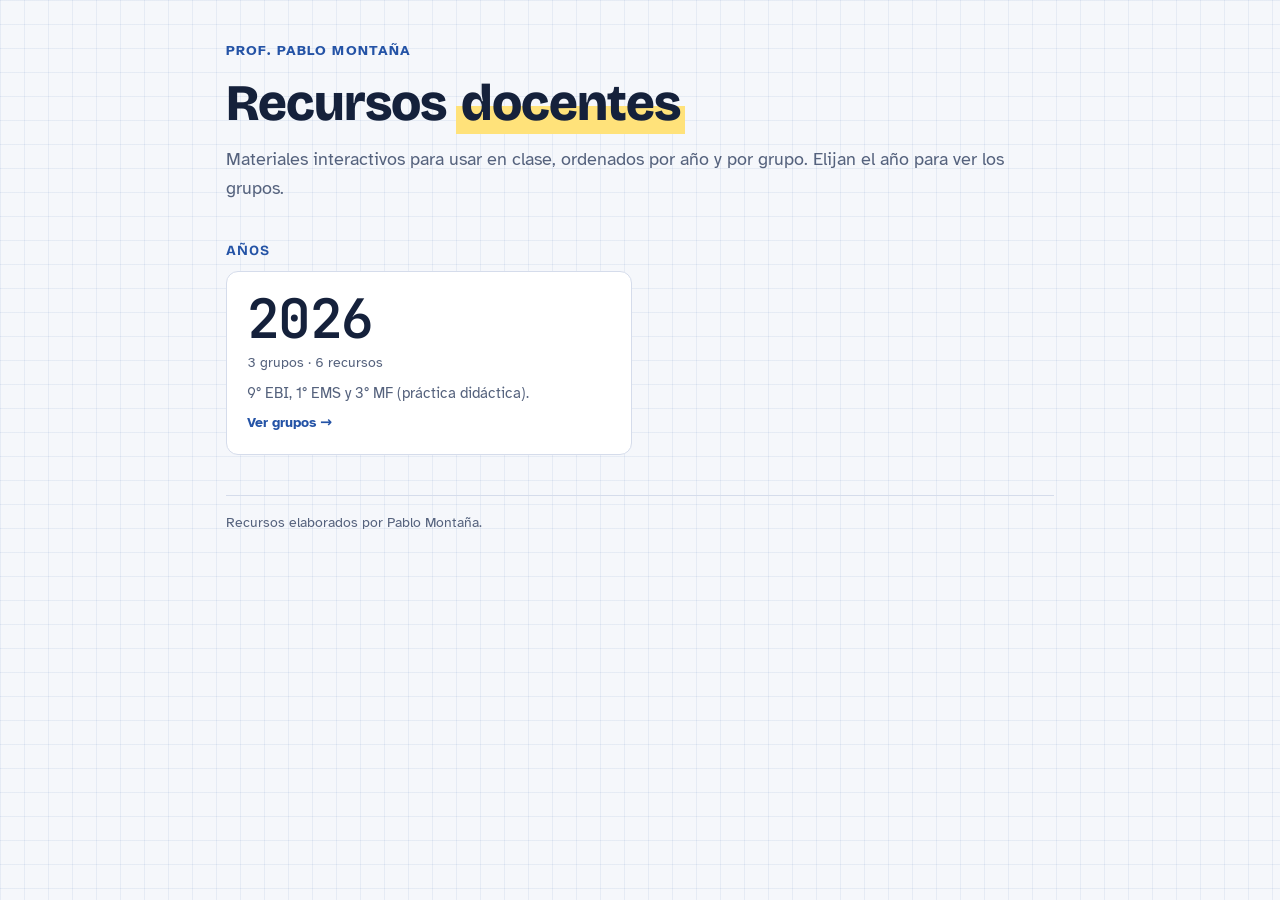
<file: index.html>
<!doctype html>
<html lang="es">
<head>
<meta charset="utf-8">
<meta name="viewport" content="width=device-width, initial-scale=1">
<title>Recursos docentes · Prof. Pablo Montaña</title>
<link rel="preconnect" href="https://fonts.googleapis.com">
<link rel="preconnect" href="https://fonts.gstatic.com" crossorigin>
<link rel="stylesheet" href="https://fonts.googleapis.com/css2?family=Atkinson+Hyperlegible:wght@400;700&family=Bricolage+Grotesque:opsz,wght@12..96,800&family=JetBrains+Mono:wght@600&display=swap">
<link rel="stylesheet" href="assets/estilos.css">
</head>
<body>
<div class="wrap">
  <header>
    <div class="eyebrow">Prof. Pablo Montaña</div>
    <h1>Recursos <span class="mark">docentes</span></h1>
    <p class="lead">Materiales interactivos para usar en clase, ordenados por año y por grupo. Elijan el año para ver los grupos.</p>
  </header>

  <section aria-labelledby="h-anios">
    <h2 id="h-anios" class="eyebrow">Años</h2>
    <div class="cards" style="margin-top: 12px;">
      <a class="card year" href="2026/">
        <span class="year-num">2026</span>
        <span class="count">3 grupos · 6 recursos</span>
        <p>9° EBI, 1° EMS y 3° MF (práctica didáctica).</p>
        <span class="go">Ver grupos →</span>
      </a>
    </div>
  </section>

  <footer>Recursos elaborados por Pablo Montaña.</footer>
</div>
</body>
</html>
</file>
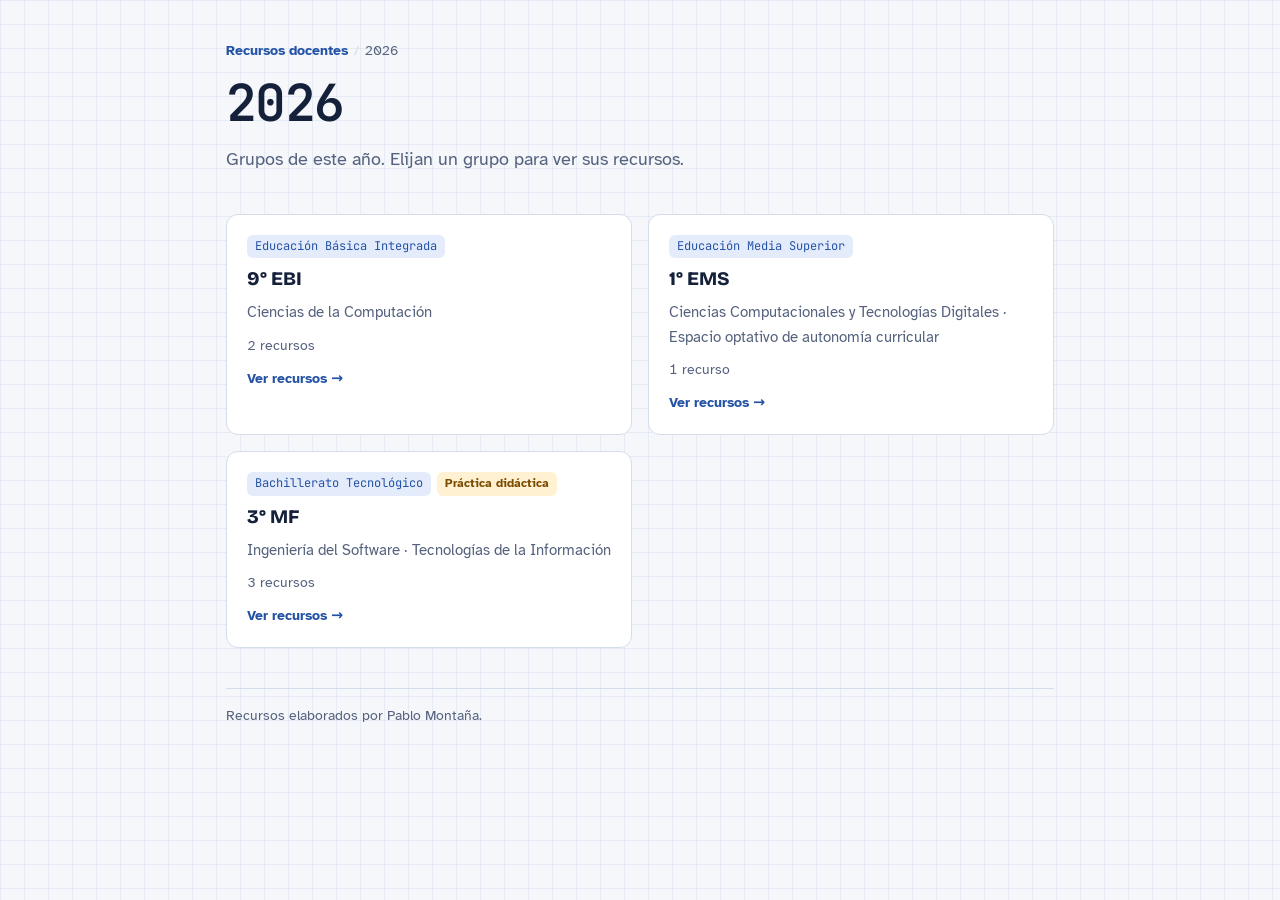
<file: 2026/index.html>
<!doctype html>
<html lang="es">
<head>
<meta charset="utf-8">
<meta name="viewport" content="width=device-width, initial-scale=1">
<title>2026 · Recursos docentes</title>
<link rel="preconnect" href="https://fonts.googleapis.com">
<link rel="preconnect" href="https://fonts.gstatic.com" crossorigin>
<link rel="stylesheet" href="https://fonts.googleapis.com/css2?family=Atkinson+Hyperlegible:wght@400;700&family=Bricolage+Grotesque:opsz,wght@12..96,800&family=JetBrains+Mono:wght@600&display=swap">
<link rel="stylesheet" href="../assets/estilos.css">
</head>
<body>
<div class="wrap">
  <header>
    <nav class="crumbs" aria-label="Ubicación"><a href="../">Recursos docentes</a><span aria-hidden="true">/</span><span>2026</span></nav>
    <h1 class="year-num">2026</h1>
    <p class="lead">Grupos de este año. Elijan un grupo para ver sus recursos.</p>
  </header>

  <section aria-label="Grupos de 2026">
    <div class="cards">
      <a class="card" href="9ebi/">
        <div class="tags"><span class="tag">Educación Básica Integrada</span></div>
        <h3>9° EBI</h3>
        <p>Ciencias de la Computación</p>
        <span class="count">2 recursos</span>
        <span class="go">Ver recursos →</span>
      </a>
      <a class="card" href="1ems/">
        <div class="tags"><span class="tag">Educación Media Superior</span></div>
        <h3>1° EMS</h3>
        <p>Ciencias Computacionales y Tecnologías Digitales · Espacio optativo de autonomía curricular</p>
        <span class="count">1 recurso</span>
        <span class="go">Ver recursos →</span>
      </a>
      <a class="card" href="3mf/">
        <div class="tags"><span class="tag">Bachillerato Tecnológico</span><span class="tag practice">Práctica didáctica</span></div>
        <h3>3° MF</h3>
        <p>Ingeniería del Software · Tecnologías de la Información</p>
        <span class="count">3 recursos</span>
        <span class="go">Ver recursos →</span>
      </a>
    </div>
  </section>

  <footer>Recursos elaborados por Pablo Montaña.</footer>
</div>
</body>
</html>
</file>
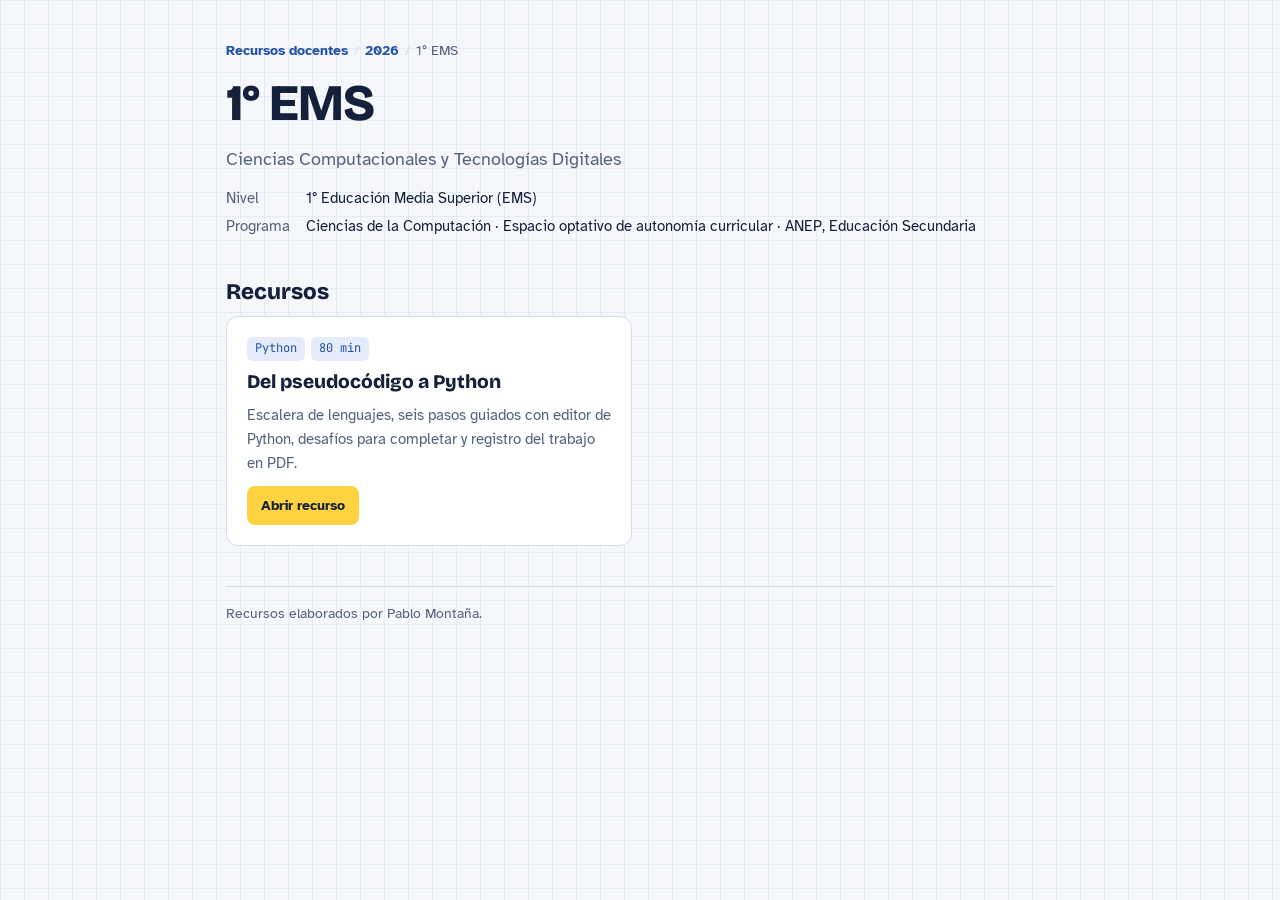
<file: 2026/1ems/index.html>
<!doctype html>
<html lang="es">
<head>
<meta charset="utf-8">
<meta name="viewport" content="width=device-width, initial-scale=1">
<title>1° EMS · Recursos docentes 2026</title>
<link rel="preconnect" href="https://fonts.googleapis.com">
<link rel="preconnect" href="https://fonts.gstatic.com" crossorigin>
<link rel="stylesheet" href="https://fonts.googleapis.com/css2?family=Atkinson+Hyperlegible:wght@400;700&family=Bricolage+Grotesque:opsz,wght@12..96,800&family=JetBrains+Mono:wght@600&display=swap">
<link rel="stylesheet" href="../../assets/estilos.css">
</head>
<body>
<div class="wrap">
  <header>
    <nav class="crumbs" aria-label="Ubicación"><a href="../../">Recursos docentes</a><span aria-hidden="true">/</span><a href="../">2026</a><span aria-hidden="true">/</span><span>1° EMS</span></nav>
    <h1>1° EMS</h1>
    <p class="lead">Ciencias Computacionales y Tecnologías Digitales</p>
    <dl class="facts">
      <dt>Nivel</dt><dd>1° Educación Media Superior (EMS)</dd>
      <dt>Programa</dt><dd>Ciencias de la Computación · Espacio optativo de autonomía curricular · ANEP, Educación Secundaria</dd>
    </dl>
  </header>

  <section aria-labelledby="h-rec">
    <h2 id="h-rec">Recursos</h2>
    <div class="cards" style="margin-top: 12px;">
      <article class="card">
        <div class="tags"><span class="tag">Python</span><span class="tag">80 min</span></div>
        <h3>Del pseudocódigo a Python</h3>
        <p>Escalera de lenguajes, seis pasos guiados con editor de Python, desafíos para completar y registro del trabajo en PDF.</p>
        <div class="links">
          <a class="main" href="del-pseudocodigo-a-python/">Abrir recurso</a>
        </div>
      </article>
    </div>
  </section>

  <footer>Recursos elaborados por Pablo Montaña.</footer>
</div>
</body>
</html>
</file>
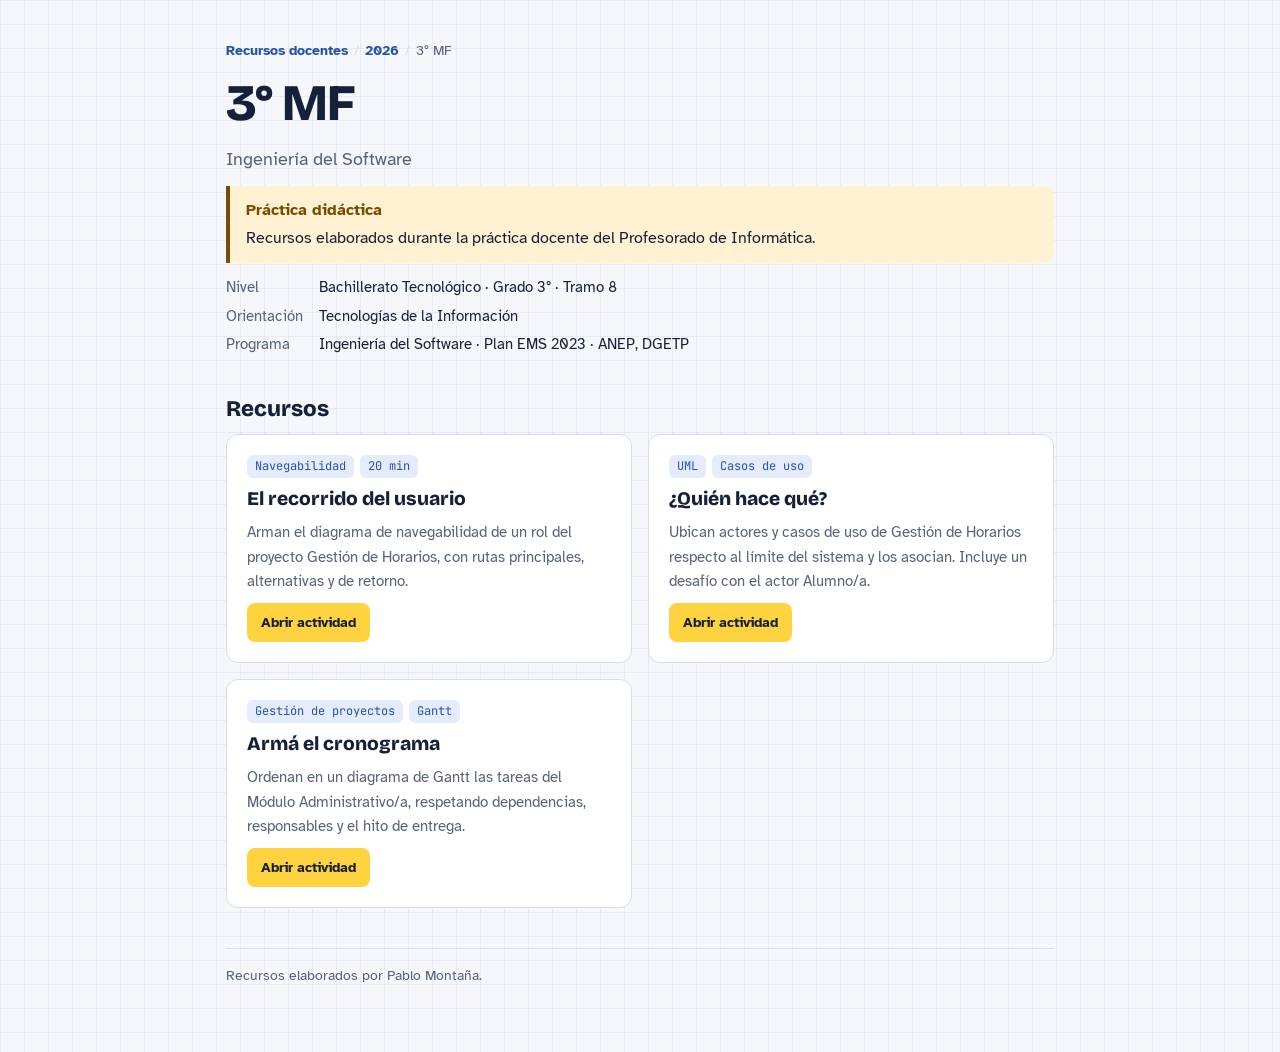
<file: 2026/3mf/index.html>
<!doctype html>
<html lang="es">
<head>
<meta charset="utf-8">
<meta name="viewport" content="width=device-width, initial-scale=1">
<title>3° MF · Recursos docentes 2026</title>
<link rel="preconnect" href="https://fonts.googleapis.com">
<link rel="preconnect" href="https://fonts.gstatic.com" crossorigin>
<link rel="stylesheet" href="https://fonts.googleapis.com/css2?family=Atkinson+Hyperlegible:wght@400;700&family=Bricolage+Grotesque:opsz,wght@12..96,800&family=JetBrains+Mono:wght@600&display=swap">
<link rel="stylesheet" href="../../assets/estilos.css">
</head>
<body>
<div class="wrap">
  <header>
    <nav class="crumbs" aria-label="Ubicación"><a href="../../">Recursos docentes</a><span aria-hidden="true">/</span><a href="../">2026</a><span aria-hidden="true">/</span><span>3° MF</span></nav>
    <h1>3° MF</h1>
    <p class="lead">Ingeniería del Software</p>
    <div class="note">
      <strong>Práctica didáctica</strong>
      <span>Recursos elaborados durante la práctica docente del Profesorado de Informática.</span>
    </div>
    <dl class="facts">
      <dt>Nivel</dt><dd>Bachillerato Tecnológico · Grado 3° · Tramo 8</dd>
      <dt>Orientación</dt><dd>Tecnologías de la Información</dd>
      <dt>Programa</dt><dd>Ingeniería del Software · Plan EMS 2023 · ANEP, DGETP</dd>
    </dl>
  </header>

  <section aria-labelledby="h-rec">
    <h2 id="h-rec">Recursos</h2>
    <div class="cards" style="margin-top: 12px;">
      <article class="card">
        <div class="tags"><span class="tag">Navegabilidad</span><span class="tag">20 min</span></div>
        <h3>El recorrido del usuario</h3>
        <p>Arman el diagrama de navegabilidad de un rol del proyecto Gestión de Horarios, con rutas principales, alternativas y de retorno.</p>
        <div class="links">
          <a class="main" href="recorrido-del-usuario/">Abrir actividad</a>
        </div>
      </article>
      <article class="card">
        <div class="tags"><span class="tag">UML</span><span class="tag">Casos de uso</span></div>
        <h3>¿Quién hace qué?</h3>
        <p>Ubican actores y casos de uso de Gestión de Horarios respecto al límite del sistema y los asocian. Incluye un desafío con el actor Alumno/a.</p>
        <div class="links">
          <a class="main" href="casos-de-uso/">Abrir actividad</a>
        </div>
      </article>
      <article class="card">
        <div class="tags"><span class="tag">Gestión de proyectos</span><span class="tag">Gantt</span></div>
        <h3>Armá el cronograma</h3>
        <p>Ordenan en un diagrama de Gantt las tareas del Módulo Administrativo/a, respetando dependencias, responsables y el hito de entrega.</p>
        <div class="links">
          <a class="main" href="cronograma-gantt/">Abrir actividad</a>
        </div>
      </article>
    </div>
  </section>

  <footer>Recursos elaborados por Pablo Montaña.</footer>
</div>
</body>
</html>
</file>
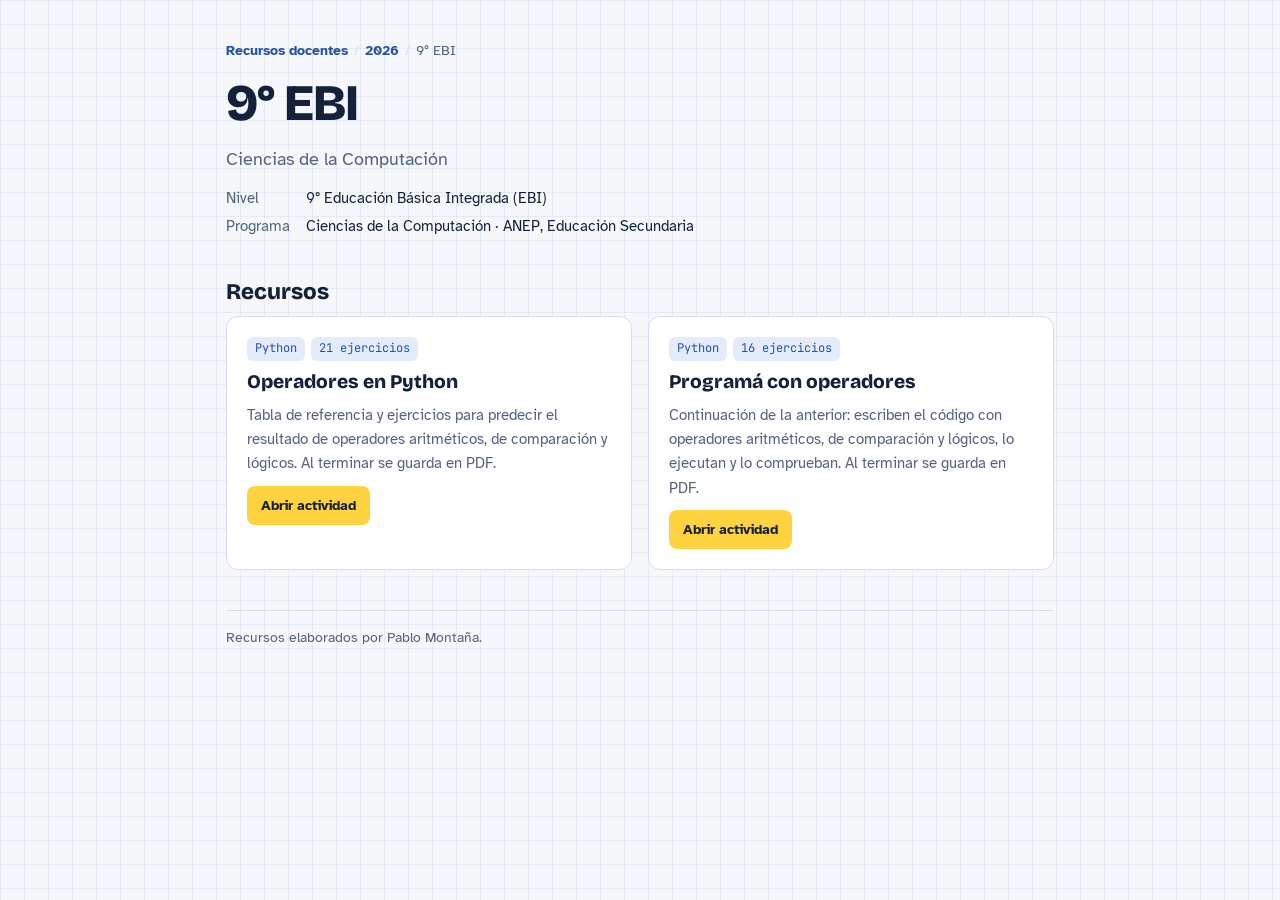
<file: 2026/9ebi/index.html>
<!doctype html>
<html lang="es">
<head>
<meta charset="utf-8">
<meta name="viewport" content="width=device-width, initial-scale=1">
<title>9° EBI · Recursos docentes 2026</title>
<link rel="preconnect" href="https://fonts.googleapis.com">
<link rel="preconnect" href="https://fonts.gstatic.com" crossorigin>
<link rel="stylesheet" href="https://fonts.googleapis.com/css2?family=Atkinson+Hyperlegible:wght@400;700&family=Bricolage+Grotesque:opsz,wght@12..96,800&family=JetBrains+Mono:wght@600&display=swap">
<link rel="stylesheet" href="../../assets/estilos.css">
</head>
<body>
<div class="wrap">
  <header>
    <nav class="crumbs" aria-label="Ubicación"><a href="../../">Recursos docentes</a><span aria-hidden="true">/</span><a href="../">2026</a><span aria-hidden="true">/</span><span>9° EBI</span></nav>
    <h1>9° EBI</h1>
    <p class="lead">Ciencias de la Computación</p>
    <dl class="facts">
      <dt>Nivel</dt><dd>9° Educación Básica Integrada (EBI)</dd>
      <dt>Programa</dt><dd>Ciencias de la Computación · ANEP, Educación Secundaria</dd>
    </dl>
  </header>

  <section aria-labelledby="h-rec">
    <h2 id="h-rec">Recursos</h2>
    <div class="cards" style="margin-top: 12px;">
      <article class="card">
        <div class="tags"><span class="tag">Python</span><span class="tag">21 ejercicios</span></div>
        <h3>Operadores en Python</h3>
        <p>Tabla de referencia y ejercicios para predecir el resultado de operadores aritméticos, de comparación y lógicos. Al terminar se guarda en PDF.</p>
        <div class="links">
          <a class="main" href="operadores-python/">Abrir actividad</a>
        </div>
      </article>
      <article class="card">
        <div class="tags"><span class="tag">Python</span><span class="tag">16 ejercicios</span></div>
        <h3>Programá con operadores</h3>
        <p>Continuación de la anterior: escriben el código con operadores aritméticos, de comparación y lógicos, lo ejecutan y lo comprueban. Al terminar se guarda en PDF.</p>
        <div class="links">
          <a class="main" href="programa-con-operadores/">Abrir actividad</a>
        </div>
      </article>
    </div>
  </section>

  <footer>Recursos elaborados por Pablo Montaña.</footer>
</div>
</body>
</html>
</file>
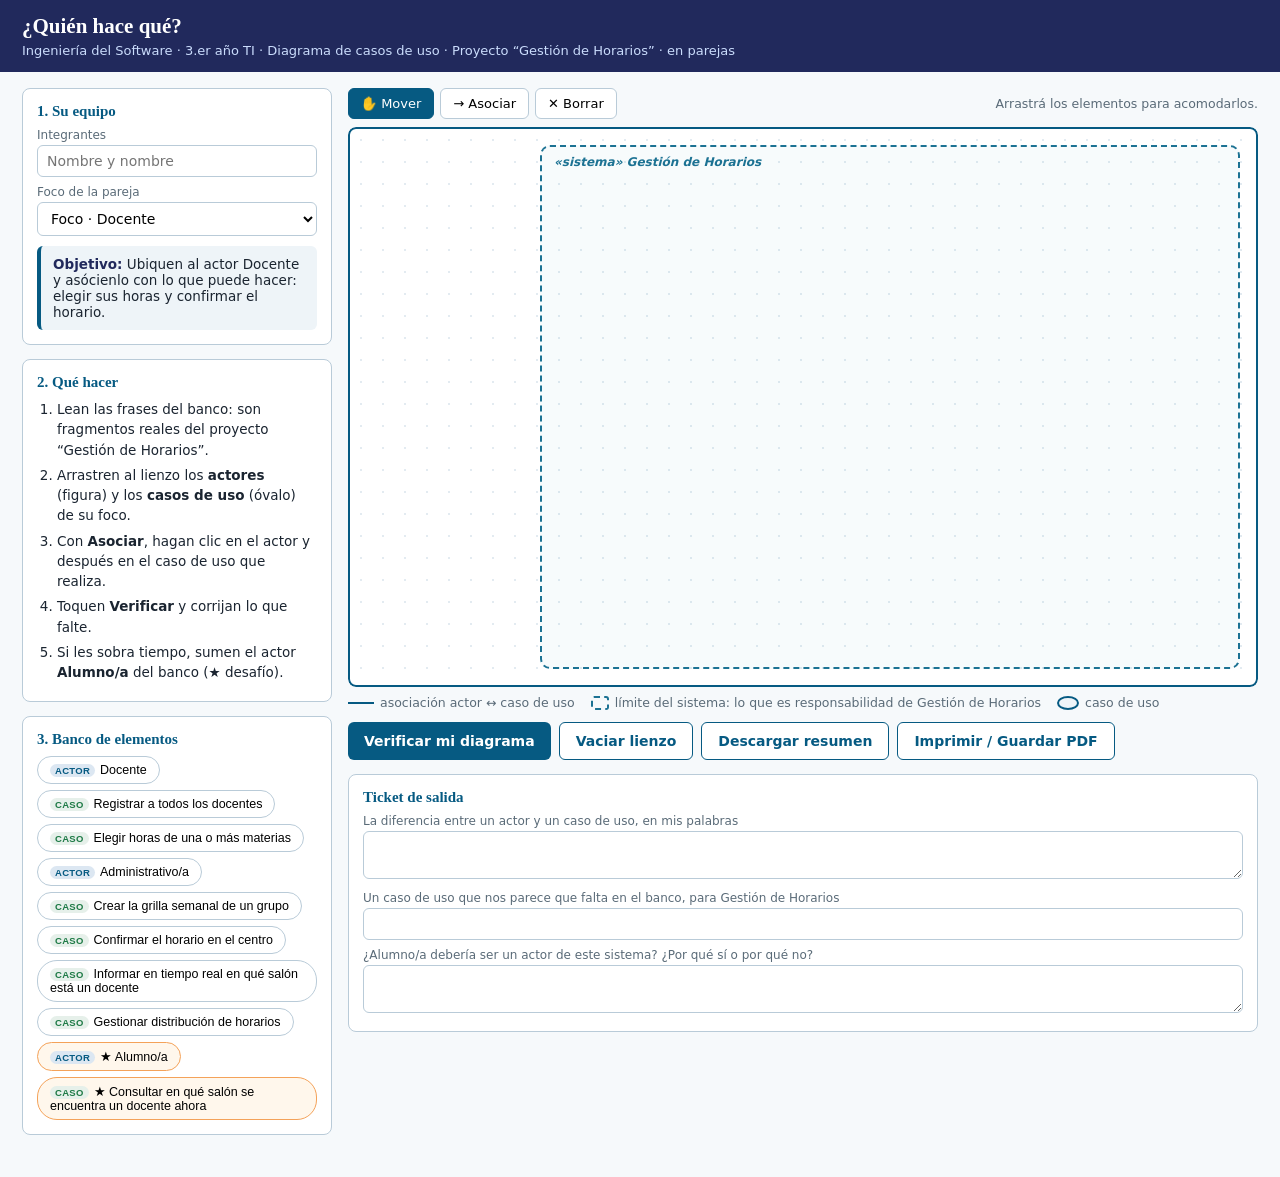
<file: 2026/3mf/casos-de-uso/index.html>
<!DOCTYPE html>
<html lang="es">
<head>
<meta charset="utf-8">
<meta name="viewport" content="width=device-width, initial-scale=1">
<title>¿Quién hace qué? · Diagrama de casos de uso</title>
<style>
  :root{
    --dark:#21295C; --prim:#065A82; --teal:#1C7293; --light:#EEF4F8;
    --acc:#F4A259; --accd:#B06A16; --grey:#5A6B78; --line:#B9CBD8;
    --ok:#1E7A46; --bad:#B3261E;
  }
  *{box-sizing:border-box}
  body{margin:0;font-family:Calibri,Segoe UI,system-ui,sans-serif;color:#1a2430;background:#F6F9FB;font-size:15px}
  header{background:var(--dark);color:#fff;padding:14px 22px}
  header h1{margin:0;font-size:21px;font-family:Cambria,Georgia,serif}
  header p{margin:4px 0 0;font-size:13px;color:#CADCFC}
  .wrap{display:flex;gap:16px;padding:16px 22px 28px;align-items:flex-start}
  .side{width:310px;flex:0 0 310px}
  .main{flex:1;min-width:0}
  .card{background:#fff;border:1px solid var(--line);border-radius:8px;padding:14px;margin-bottom:14px}
  .card h2{margin:0 0 8px;font-size:15px;color:var(--prim);font-family:Cambria,Georgia,serif}
  label{display:block;font-size:12px;color:var(--grey);margin:8px 0 3px}
  input[type=text],select,textarea{width:100%;padding:7px 9px;border:1px solid var(--line);
    border-radius:6px;font-family:inherit;font-size:14px;background:#fff}
  textarea{resize:vertical}
  .mision{background:var(--light);border-left:4px solid var(--prim);border-radius:6px;padding:10px 12px;margin-top:10px;font-size:13.5px}
  .mision b{color:var(--dark)}
  ol.pasos{margin:6px 0 0;padding-left:20px;font-size:13.5px;line-height:1.5}
  ol.pasos li{margin-bottom:5px}
  .banco{display:flex;flex-wrap:wrap;gap:6px;margin-top:6px}
  .chip{border:1px solid var(--line);background:#fff;border-radius:20px;padding:6px 12px;font-size:12.5px;
    cursor:pointer;user-select:none;transition:.12s;text-align:left}
  .chip:hover{border-color:var(--prim);background:var(--light)}
  .chip.usada{opacity:.35;pointer-events:none;text-decoration:line-through}
  .chip .tag{font-size:9.5px;font-weight:bold;letter-spacing:.03em;margin-right:5px;padding:1px 5px;border-radius:8px}
  .chip.t-actor .tag{background:#DCE7F2;color:var(--prim)}
  .chip.t-caso .tag{background:#E6F0EA;color:var(--ok)}
  .chip.bonus{border-color:var(--acc);background:#FFF7EC}
  .chip.bonus:hover{background:#FBE7D3}
  .toolbar{display:flex;flex-wrap:wrap;gap:6px;align-items:center;margin-bottom:8px}
  .tool{border:1px solid var(--line);background:#fff;border-radius:6px;padding:7px 12px;font-size:13px;
    cursor:pointer;font-family:inherit}
  .tool:hover{border-color:var(--prim)}
  .tool.on{background:var(--prim);color:#fff;border-color:var(--prim)}
  .tool.del.on{background:var(--bad);border-color:var(--bad);color:#fff}
  .hint{font-size:12.5px;color:var(--grey);margin-left:auto}
  .lienzo-wrap{overflow-x:auto;border-radius:8px}
  #lienzo{position:relative;height:560px;min-width:640px;background:#fff;border:2px solid var(--prim);border-radius:8px;
    overflow:hidden;background-image:radial-gradient(#E3EBF1 1px,transparent 1px);background-size:22px 22px}
  #svg{position:absolute;inset:0;width:100%;height:100%;pointer-events:none}
  #limite{position:absolute;top:16px;bottom:16px;border:2px dashed var(--teal);border-radius:10px;
    background:rgba(28,114,147,.03)}
  #limite .etiq{position:absolute;top:8px;left:12px;font-size:12px;font-weight:bold;font-style:italic;color:var(--teal)}

  .nodo{position:absolute;cursor:grab;user-select:none}
  .nodo.sel .figura, .nodo.sel .ovalo{outline:3px solid var(--acc);outline-offset:2px}

  .actor-node{width:98px;display:flex;flex-direction:column;align-items:center;text-align:center}
  .actor-node .figura svg{display:block}
  .actor-node .etiqueta{margin-top:4px;font-size:12.5px;font-weight:bold;color:var(--dark);line-height:1.2}

  .caso-node{width:200px}
  .caso-node .ovalo{min-height:64px;border-radius:50%;background:var(--light);border:2px solid var(--prim);
    display:flex;align-items:center;justify-content:center;padding:10px 20px;text-align:center;
    font-size:12.5px;font-weight:bold;color:var(--dark);line-height:1.25;box-shadow:0 2px 5px rgba(0,0,0,.10)}

  .acciones{display:flex;flex-wrap:wrap;gap:8px;margin-top:12px}
  .btn{border:0;border-radius:6px;padding:10px 16px;font-size:14px;font-family:inherit;cursor:pointer;font-weight:bold}
  .btn.p{background:var(--prim);color:#fff}
  .btn.s{background:#fff;color:var(--prim);border:1px solid var(--prim)}
  .btn:hover{filter:brightness(1.08)}
  #resultado{margin-top:12px}
  .chk{display:flex;gap:9px;align-items:flex-start;padding:7px 10px;border-radius:6px;margin-bottom:5px;font-size:13.5px}
  .chk.ok{background:#E8F5EE;color:#12522f}
  .chk.no{background:#FBEAE8;color:#7d1a14}
  .chk .ic{font-weight:bold;flex:0 0 16px}
  .puntaje{font-size:14px;font-weight:bold;margin:10px 0 6px;color:var(--dark)}
  .leyenda{display:flex;gap:16px;flex-wrap:wrap;font-size:12.5px;color:var(--grey);margin-top:8px;align-items:center}
  .leyenda span{display:flex;align-items:center;gap:6px}
  .ln{display:inline-block;width:26px;height:0;border-top:2px solid var(--prim)}
  .ov-mini{display:inline-block;width:22px;height:14px;border-radius:50%;border:2px solid var(--prim);background:var(--light)}
  .bx-mini{display:inline-block;width:18px;height:14px;border:2px dashed var(--teal);border-radius:3px}
  @media print{
    .side,.toolbar,.acciones,header p{display:none}
    .wrap{display:block;padding:0}
    #lienzo{height:auto;min-height:560px;page-break-inside:avoid}
    body{font-size:12px}
  }
  @media (max-width:900px){.wrap{flex-direction:column}.side{width:100%;flex:auto}}
</style>
</head>
<body>
<header>
  <h1>¿Quién hace qué?</h1>
  <p>Ingeniería del Software · 3.er año TI · Diagrama de casos de uso · Proyecto “Gestión de Horarios” · en parejas</p>
</header>

<div class="wrap">
  <div class="side">
    <div class="card">
      <h2>1. Su equipo</h2>
      <label>Integrantes</label>
      <input type="text" id="nombres" placeholder="Nombre y nombre">
      <label>Foco de la pareja</label>
      <select id="foco"></select>
      <div class="mision" id="mision"></div>
    </div>

    <div class="card">
      <h2>2. Qué hacer</h2>
      <ol class="pasos">
        <li>Lean las frases del banco: son fragmentos reales del proyecto “Gestión de Horarios”.</li>
        <li>Arrastren al lienzo los <b>actores</b> (figura) y los <b>casos de uso</b> (óvalo) de su foco.</li>
        <li>Con <b>Asociar</b>, hagan clic en el actor y después en el caso de uso que realiza.</li>
        <li>Toquen <b>Verificar</b> y corrijan lo que falte.</li>
        <li>Si les sobra tiempo, sumen el actor <b>Alumno/a</b> del banco (★ desafío).</li>
      </ol>
    </div>

    <div class="card">
      <h2>3. Banco de elementos</h2>
      <div class="banco" id="banco"></div>
    </div>
  </div>

  <div class="main">
    <div class="toolbar">
      <button class="tool on" data-modo="mover">✋ Mover</button>
      <button class="tool" data-modo="asociar">→ Asociar</button>
      <button class="tool del" data-modo="borrar">✕ Borrar</button>
      <span class="hint" id="pista">Arrastrá los elementos para acomodarlos.</span>
    </div>

    <div class="lienzo-wrap">
      <div id="lienzo">
        <div id="limite"><span class="etiq">«sistema» Gestión de Horarios</span></div>
        <svg id="svg"></svg>
      </div>
    </div>

    <div class="leyenda">
      <span><i class="ln"></i> asociación actor ↔ caso de uso</span>
      <span><span class="bx-mini"></span> límite del sistema: lo que es responsabilidad de Gestión de Horarios</span>
      <span><span class="ov-mini"></span> caso de uso</span>
    </div>

    <div class="acciones">
      <button class="btn p" id="verificar">Verificar mi diagrama</button>
      <button class="btn s" id="limpiar">Vaciar lienzo</button>
      <button class="btn s" id="descargar">Descargar resumen</button>
      <button class="btn s" id="imprimir">Imprimir / Guardar PDF</button>
    </div>

    <div id="resultado"></div>

    <div class="card" style="margin-top:14px">
      <h2>Ticket de salida</h2>
      <label>La diferencia entre un actor y un caso de uso, en mis palabras</label>
      <textarea id="t1" rows="2"></textarea>
      <label>Un caso de uso que nos parece que falta en el banco, para Gestión de Horarios</label>
      <input type="text" id="t2">
      <label>¿Alumno/a debería ser un actor de este sistema? ¿Por qué sí o por qué no?</label>
      <textarea id="t3" rows="2"></textarea>
    </div>
  </div>
</div>

<script>
(function(){
  "use strict";

  var BOUNDARY_LEFT = 190; // debe coincidir con el margen usado al ubicar los casos de uso

  // ---------- datos: fragmentos reales del proyecto "Gestión de Horarios" ----------
  var ELEMENTOS = [
    {id:'actor_docente',        tipo:'actor', n:'Docente'},
    {id:'caso_registrar',       tipo:'caso',  n:'Registrar a todos los docentes',                         actorId:'actor_administrativo'},
    {id:'caso_elegir_horas',    tipo:'caso',  n:'Elegir horas de una o más materias',                     actorId:'actor_docente'},
    {id:'actor_administrativo', tipo:'actor', n:'Administrativo/a'},
    {id:'caso_grilla',          tipo:'caso',  n:'Crear la grilla semanal de un grupo',                    actorId:'actor_administrativo'},
    {id:'caso_confirmar',       tipo:'caso',  n:'Confirmar el horario en el centro',                      actorId:'actor_docente'},
    {id:'caso_informar_salon',  tipo:'caso',  n:'Informar en tiempo real en qué salón está un docente',   actorId:'actor_administrativo'},
    {id:'caso_distribucion',    tipo:'caso',  n:'Gestionar distribución de horarios',                     actorId:'actor_administrativo'},
    {id:'actor_alumno',         tipo:'actor', n:'Alumno/a',                                                bonus:true},
    {id:'caso_ubicacion',       tipo:'caso',  n:'Consultar en qué salón se encuentra un docente ahora',              actorId:'actor_alumno', bonus:true}
  ];
  var ELEM = {};
  ELEMENTOS.forEach(function(e){ ELEM[e.id] = e; });

  var ACTORES_CORE = ['actor_docente','actor_administrativo'];
  var CASOS_CORE = ELEMENTOS.filter(function(e){ return e.tipo === 'caso' && !e.bonus; }).map(function(e){ return e.id; });

  var FOCOS = {
    docente: {
      etiqueta:'Foco · Docente',
      objetivo:'Ubiquen al actor Docente y asócienlo con lo que puede hacer: elegir sus horas y confirmar el horario.'
    },
    administrativo: {
      etiqueta:'Foco · Administrativo/a',
      objetivo:'Ubiquen al actor Administrativo/a y asócienlo con las tareas de gestión: registrar docentes, crear la grilla, informar en tiempo real y gestionar la distribución de horarios.'
    },
    todos: {
      etiqueta:'Foco · Todo el sistema',
      objetivo:'Completen el diagrama entero: los dos actores principales y sus casos de uso. Si les alcanza el tiempo, sumen el actor Alumno/a.'
    }
  };

  var nodos = [];   // {id, tipo, x, y, el}
  var enlaces = []; // {de, a}  (de = id de origen del clic, a = id de destino)
  var modo = 'mover';
  var origen = null;
  var contadorActor = 0, contadorCaso = 0;

  var lienzo = document.getElementById('lienzo');
  var svg = document.getElementById('svg');
  var banco = document.getElementById('banco');
  var pista = document.getElementById('pista');
  var selFoco = document.getElementById('foco');
  var misionBox = document.getElementById('mision');
  var limite = document.getElementById('limite');

  limite.style.left = BOUNDARY_LEFT + 'px';
  limite.style.right = '16px';

  // ---------- foco ----------
  Object.keys(FOCOS).forEach(function(k){
    var o = document.createElement('option');
    o.value = k; o.textContent = FOCOS[k].etiqueta;
    selFoco.appendChild(o);
  });
  function pintarMision(){
    misionBox.innerHTML = '<b>Objetivo:</b> ' + FOCOS[selFoco.value].objetivo;
  }
  selFoco.addEventListener('change', pintarMision);
  pintarMision();

  // ---------- banco ----------
  ELEMENTOS.forEach(function(e){
    var b = document.createElement('button');
    b.className = 'chip t-' + e.tipo + (e.bonus ? ' bonus' : '');
    b.dataset.id = e.id;
    var tag = document.createElement('span');
    tag.className = 'tag';
    tag.textContent = e.tipo === 'actor' ? 'ACTOR' : 'CASO';
    b.appendChild(tag);
    b.appendChild(document.createTextNode((e.bonus ? '★ ' : '') + e.n));
    b.addEventListener('click', function(){ agregar(e.id); });
    banco.appendChild(b);
  });

  function marcarBanco(){
    var usados = {};
    nodos.forEach(function(n){ usados[n.id] = true; });
    Array.prototype.forEach.call(banco.children, function(ch){
      ch.classList.toggle('usada', !!usados[ch.dataset.id]);
    });
  }

  // ---------- ubicación inicial ----------
  function actorSpot(i){
    return {x: 46, y: 40 + i * 172};
  }
  function casoSpot(i){
    var cols = 2, colW = 226, rowH = 90;
    return {
      x: BOUNDARY_LEFT + 16 + (i % cols) * colW,
      y: 44 + Math.floor(i / cols) * rowH
    };
  }

  function figuraActorSVG(){
    return '<svg width="60" height="80" viewBox="0 0 60 80">' +
      '<circle cx="30" cy="14" r="11" fill="#fff" stroke="var(--prim)" stroke-width="3.5"/>' +
      '<line x1="30" y1="25" x2="30" y2="50" stroke="var(--prim)" stroke-width="3.5"/>' +
      '<line x1="30" y1="32" x2="12" y2="45" stroke="var(--prim)" stroke-width="3.5"/>' +
      '<line x1="30" y1="32" x2="48" y2="45" stroke="var(--prim)" stroke-width="3.5"/>' +
      '<line x1="30" y1="50" x2="13" y2="76" stroke="var(--prim)" stroke-width="3.5"/>' +
      '<line x1="30" y1="50" x2="47" y2="76" stroke="var(--prim)" stroke-width="3.5"/>' +
      '</svg>';
  }

  function agregar(id){
    if (nodos.some(function(n){ return n.id === id; })) return;
    var e = ELEM[id];
    var pos = e.tipo === 'actor' ? actorSpot(contadorActor++) : casoSpot(contadorCaso++);
    var el = document.createElement('div');
    el.className = 'nodo ' + (e.tipo === 'actor' ? 'actor-node' : 'caso-node');
    el.style.left = pos.x + 'px';
    el.style.top = pos.y + 'px';
    if (e.tipo === 'actor'){
      el.innerHTML = '<div class="figura">' + figuraActorSVG() + '</div><div class="etiqueta">' + e.n + '</div>';
    } else {
      el.innerHTML = '<div class="ovalo">' + e.n + '</div>';
    }
    el.dataset.id = id;
    lienzo.appendChild(el);
    var nodo = {id:id, tipo:e.tipo, x:pos.x, y:pos.y, el:el};
    nodos.push(nodo);
    hacerArrastrable(nodo);
    el.addEventListener('click', function(ev){ clickNodo(nodo, ev); });
    marcarBanco();
    dibujar();
  }

  function quitar(nodo){
    enlaces = enlaces.filter(function(e){ return e.de !== nodo.id && e.a !== nodo.id; });
    nodos = nodos.filter(function(n){ return n !== nodo; });
    nodo.el.remove();
    marcarBanco();
    dibujar();
  }

  // ---------- arrastre (igual mecánica que el diagrama de navegabilidad) ----------
  function hacerArrastrable(nodo){
    var dx = 0, dy = 0, moviendo = false;
    nodo.el.addEventListener('pointerdown', function(ev){
      if (modo !== 'mover') return;
      moviendo = true;
      nodo.el.setPointerCapture(ev.pointerId);
      var r = lienzo.getBoundingClientRect();
      dx = ev.clientX - r.left - nodo.x;
      dy = ev.clientY - r.top - nodo.y;
      nodo.el.style.cursor = 'grabbing';
      ev.preventDefault();
    });
    nodo.el.addEventListener('pointermove', function(ev){
      if (!moviendo) return;
      var r = lienzo.getBoundingClientRect();
      var w = nodo.el.offsetWidth, h = nodo.el.offsetHeight;
      nodo.x = Math.max(2, Math.min(lienzo.scrollWidth - w - 2, ev.clientX - r.left - dx));
      nodo.y = Math.max(2, Math.min(lienzo.clientHeight - h - 2, ev.clientY - r.top - dy));
      nodo.el.style.left = nodo.x + 'px';
      nodo.el.style.top = nodo.y + 'px';
      dibujar();
    });
    function fin(){ moviendo = false; nodo.el.style.cursor = 'grab'; }
    nodo.el.addEventListener('pointerup', fin);
    nodo.el.addEventListener('pointercancel', fin);
  }

  // ---------- modos ----------
  Array.prototype.forEach.call(document.querySelectorAll('.tool'), function(b){
    b.addEventListener('click', function(){
      Array.prototype.forEach.call(document.querySelectorAll('.tool'), function(x){ x.classList.remove('on'); });
      b.classList.add('on');
      modo = b.dataset.modo;
      limpiarSeleccion();
      pista.textContent = ({
        mover:'Arrastrá los elementos para acomodarlos.',
        asociar:'Clic en el ACTOR y después en el CASO DE USO que realiza.',
        borrar:'Clic sobre un elemento para eliminarlo (y sus asociaciones).'
      })[modo];
    });
  });

  function limpiarSeleccion(){
    origen = null;
    nodos.forEach(function(n){ n.el.classList.remove('sel'); });
  }

  function clickNodo(nodo, ev){
    ev.stopPropagation();
    if (modo === 'borrar'){ quitar(nodo); return; }
    if (modo !== 'asociar') return;
    if (!origen){
      origen = nodo; nodo.el.classList.add('sel');
      pista.textContent = 'Ahora hacé clic en el CASO DE USO (o actor) con el que se asocia.';
      return;
    }
    if (origen === nodo){ limpiarSeleccion(); return; }
    var ya = enlaces.some(function(e){
      return (e.de === origen.id && e.a === nodo.id) || (e.de === nodo.id && e.a === origen.id);
    });
    if (!ya) enlaces.push({de:origen.id, a:nodo.id});
    limpiarSeleccion();
    pista.textContent = 'Asociación creada. Clic en el siguiente actor o caso de uso.';
    dibujar();
  }

  lienzo.addEventListener('click', function(){ if (origen) limpiarSeleccion(); });

  // ---------- dibujo de asociaciones ----------
  function centro(n){
    return {x:n.x + n.el.offsetWidth/2, y:n.y + n.el.offsetHeight/2, w:n.el.offsetWidth, h:n.el.offsetHeight};
  }
  function borde(c, hacia){
    var dx = hacia.x - c.x, dy = hacia.y - c.y;
    if (dx === 0 && dy === 0) return {x:c.x, y:c.y};
    var hw = c.w/2 + 2, hh = c.h/2 + 2;
    var t = Math.min(Math.abs(dx) > 0.0001 ? hw/Math.abs(dx) : 1e9,
                     Math.abs(dy) > 0.0001 ? hh/Math.abs(dy) : 1e9);
    return {x:c.x + dx*t, y:c.y + dy*t};
  }
  function nodoPorId(id){
    for (var i=0;i<nodos.length;i++) if (nodos[i].id === id) return nodos[i];
    return null;
  }
  function dibujar(){
    while (svg.firstChild) svg.removeChild(svg.firstChild);
    enlaces.forEach(function(e){
      var a = nodoPorId(e.de), b = nodoPorId(e.a);
      if (!a || !b) return;
      var ca = centro(a), cb = centro(b);
      var p1 = borde(ca, cb), p2 = borde(cb, ca);
      var line = document.createElementNS('http://www.w3.org/2000/svg','line');
      line.setAttribute('x1', p1.x); line.setAttribute('y1', p1.y);
      line.setAttribute('x2', p2.x); line.setAttribute('y2', p2.y);
      line.setAttribute('stroke', '#5A6B78');
      line.setAttribute('stroke-width', '2');
      svg.appendChild(line);
    });
  }
  window.addEventListener('resize', dibujar);

  // ---------- verificación ----------
  var resultado = document.getElementById('resultado');

  function tipoDe(id){ var n = nodoPorId(id); return n ? n.tipo : null; }

  function estaDentro(nodo){
    return nodo.x >= (BOUNDARY_LEFT - 12);
  }
  function estaFuera(nodo){
    return (nodo.x + nodo.el.offsetWidth) <= (BOUNDARY_LEFT + 12);
  }

  function verificar(){
    var idsColocados = nodos.map(function(n){ return n.id; });
    var checks = [];

    var actoresFaltantes = ACTORES_CORE.filter(function(id){ return idsColocados.indexOf(id) < 0; });
    checks.push({
      ok: actoresFaltantes.length === 0,
      t: actoresFaltantes.length === 0
        ? 'Están los dos actores principales: Docente y Administrativo/a.'
        : 'Falta ubicar: ' + actoresFaltantes.map(function(id){ return ELEM[id].n; }).join(', ') + '.'
    });

    var casosColocados = nodos.filter(function(n){ return n.tipo === 'caso' && CASOS_CORE.indexOf(n.id) >= 0; });
    checks.push({
      ok: casosColocados.length >= CASOS_CORE.length,
      t: casosColocados.length >= CASOS_CORE.length
        ? 'Ubicaron los ' + CASOS_CORE.length + ' casos de uso principales.'
        : 'Ubicaron ' + casosColocados.length + ' de ' + CASOS_CORE.length + ' casos de uso principales. Revisen el banco.'
    });

    var casosFuera = casosColocados.filter(function(n){ return !estaDentro(n); });
    checks.push({
      ok: casosFuera.length === 0,
      t: casosFuera.length === 0
        ? 'Los casos de uso quedaron dentro del rectángulo del sistema.'
        : 'Hay casos de uso fuera del rectángulo «sistema»: ' + casosFuera.map(function(n){ return ELEM[n.id].n; }).join(', ') + '.'
    });

    var actoresColocados = nodos.filter(function(n){ return n.tipo === 'actor' && ACTORES_CORE.indexOf(n.id) >= 0; });
    var actoresDentro = actoresColocados.filter(function(n){ return !estaFuera(n); });
    checks.push({
      ok: actoresDentro.length === 0,
      t: actoresDentro.length === 0
        ? 'Los actores quedaron fuera del rectángulo del sistema, como corresponde.'
        : 'Hay actores metidos dentro del rectángulo «sistema»: ' + actoresDentro.map(function(n){ return ELEM[n.id].n; }).join(', ') + '.'
    });

    var tiposInvalidos = enlaces.filter(function(e){
      var td = tipoDe(e.de), ta = tipoDe(e.a);
      return !td || !ta || td === ta;
    });
    checks.push({
      ok: enlaces.length > 0 && tiposInvalidos.length === 0,
      t: enlaces.length === 0
        ? 'Todavía no trazaron ninguna asociación.'
        : (tiposInvalidos.length === 0
          ? 'Todas las asociaciones conectan un actor con un caso de uso.'
          : 'Hay asociaciones que no conectan un actor con un caso de uso (revisen las que unen dos elementos del mismo tipo).')
    });

    function esCorrecta(e){
      var casoId = tipoDe(e.de) === 'caso' ? e.de : (tipoDe(e.a) === 'caso' ? e.a : null);
      var actorId = tipoDe(e.de) === 'actor' ? e.de : (tipoDe(e.a) === 'actor' ? e.a : null);
      if (!casoId || !actorId) return false;
      return ELEM[casoId].actorId === actorId;
    }
    var validas = enlaces.filter(function(e){ return tipoDe(e.de) !== tipoDe(e.a); });
    var incorrectas = validas.filter(function(e){ return !esCorrecta(e); });
    checks.push({
      ok: validas.length > 0 && incorrectas.length === 0,
      t: incorrectas.length === 0
        ? (validas.length > 0 ? 'Las asociaciones que trazaron unen a cada caso de uso con el actor que corresponde.' : 'Todavía no hay asociaciones correctas para revisar.')
        : 'Hay ' + incorrectas.length + ' asociación(es) que no corresponden según el proyecto — revisen a qué actor pertenece cada caso de uso.'
    });

    var casosSinActorCorrecto = casosColocados.filter(function(n){
      return !validas.some(function(e){
        var casoId = tipoDe(e.de) === 'caso' ? e.de : e.a;
        return casoId === n.id && esCorrecta(e);
      });
    });
    checks.push({
      ok: casosColocados.length > 0 && casosSinActorCorrecto.length === 0,
      t: casosSinActorCorrecto.length === 0
        ? 'Cada caso de uso ubicado está asociado con su actor.'
        : 'Todavía sin asociar a su actor: ' + casosSinActorCorrecto.map(function(n){ return ELEM[n.id].n; }).join(', ') + '.'
    });

    var buenos = checks.filter(function(c){ return c.ok; }).length;
    var html = '<div class="puntaje">Verificación: ' + buenos + ' de ' + checks.length + ' criterios logrados</div>';
    checks.forEach(function(c){
      html += '<div class="chk ' + (c.ok ? 'ok' : 'no') + '"><span class="ic">' + (c.ok ? '✓' : '✕') +
              '</span><span>' + c.t + '</span></div>';
    });

    if (buenos === checks.length){
      var alumnoOk = idsColocados.indexOf('actor_alumno') >= 0 && idsColocados.indexOf('caso_ubicacion') >= 0 &&
        validas.some(function(e){ return esCorrecta(e) && (e.de === 'caso_ubicacion' || e.a === 'caso_ubicacion'); });
      html += '<div class="chk ok"><span class="ic">★</span><span>Diagrama principal completo. ' +
        (alumnoOk
          ? '¡Y además sumaron y asociaron correctamente al actor Alumno/a — buen trabajo con el desafío!'
          : 'Si les queda tiempo, animense con el desafío del actor Alumno/a.') +
        '</span></div>';
    }

    resultado.innerHTML = html;
    if (resultado.scrollIntoView) resultado.scrollIntoView({behavior:'smooth', block:'nearest'});
  }

  document.getElementById('verificar').addEventListener('click', verificar);

  document.getElementById('limpiar').addEventListener('click', function(){
    if (!nodos.length) return;
    if (!confirm('¿Vaciar el lienzo y empezar de nuevo?')) return;
    nodos.forEach(function(n){ n.el.remove(); });
    nodos = []; enlaces = []; contadorActor = 0; contadorCaso = 0;
    marcarBanco(); dibujar(); resultado.innerHTML = '';
  });

  document.getElementById('imprimir').addEventListener('click', function(){ window.print(); });

  document.getElementById('descargar').addEventListener('click', function(){
    var L = [];
    L.push('¿QUIÉN HACE QUÉ? — Diagrama de casos de uso');
    L.push('Proyecto “Gestión de Horarios” — Ingeniería del Software, 3.er año TI');
    L.push('');
    L.push('Integrantes: ' + (document.getElementById('nombres').value || '(sin completar)'));
    L.push('Foco: ' + FOCOS[selFoco.value].etiqueta);
    L.push('');
    var actores = nodos.filter(function(n){ return n.tipo === 'actor'; });
    var casos = nodos.filter(function(n){ return n.tipo === 'caso'; });
    L.push('ACTORES (' + actores.length + ')');
    actores.forEach(function(n){ L.push('  · ' + ELEM[n.id].n); });
    L.push('');
    L.push('CASOS DE USO (' + casos.length + ')');
    casos.forEach(function(n){ L.push('  · ' + ELEM[n.id].n); });
    L.push('');
    L.push('ASOCIACIONES (' + enlaces.length + ')');
    enlaces.forEach(function(e){
      var actorId = tipoDe(e.de) === 'actor' ? e.de : e.a;
      var casoId = tipoDe(e.de) === 'caso' ? e.de : e.a;
      L.push('  ' + (ELEM[actorId] ? ELEM[actorId].n : '?') + '  ——  ' + (ELEM[casoId] ? ELEM[casoId].n : '?'));
    });
    L.push('');
    L.push('TICKET DE SALIDA');
    L.push('  Actor vs. caso de uso: ' + (document.getElementById('t1').value || '(sin completar)'));
    L.push('  Caso de uso que falta: ' + (document.getElementById('t2').value || '(sin completar)'));
    L.push('  ¿Alumno/a como actor?: ' + (document.getElementById('t3').value || '(sin completar)'));
    var blob = new Blob([L.join('\n')], {type:'text/plain;charset=utf-8'});
    var a = document.createElement('a');
    a.href = URL.createObjectURL(blob);
    a.download = 'casos-de-uso-' + selFoco.value + '.txt';
    document.body.appendChild(a); a.click(); a.remove();
    setTimeout(function(){ URL.revokeObjectURL(a.href); }, 1000);
  });

  console.log('Actividad lista. Elementos disponibles:', ELEMENTOS.length);
})();
</script>
</body>
</html>
</file>
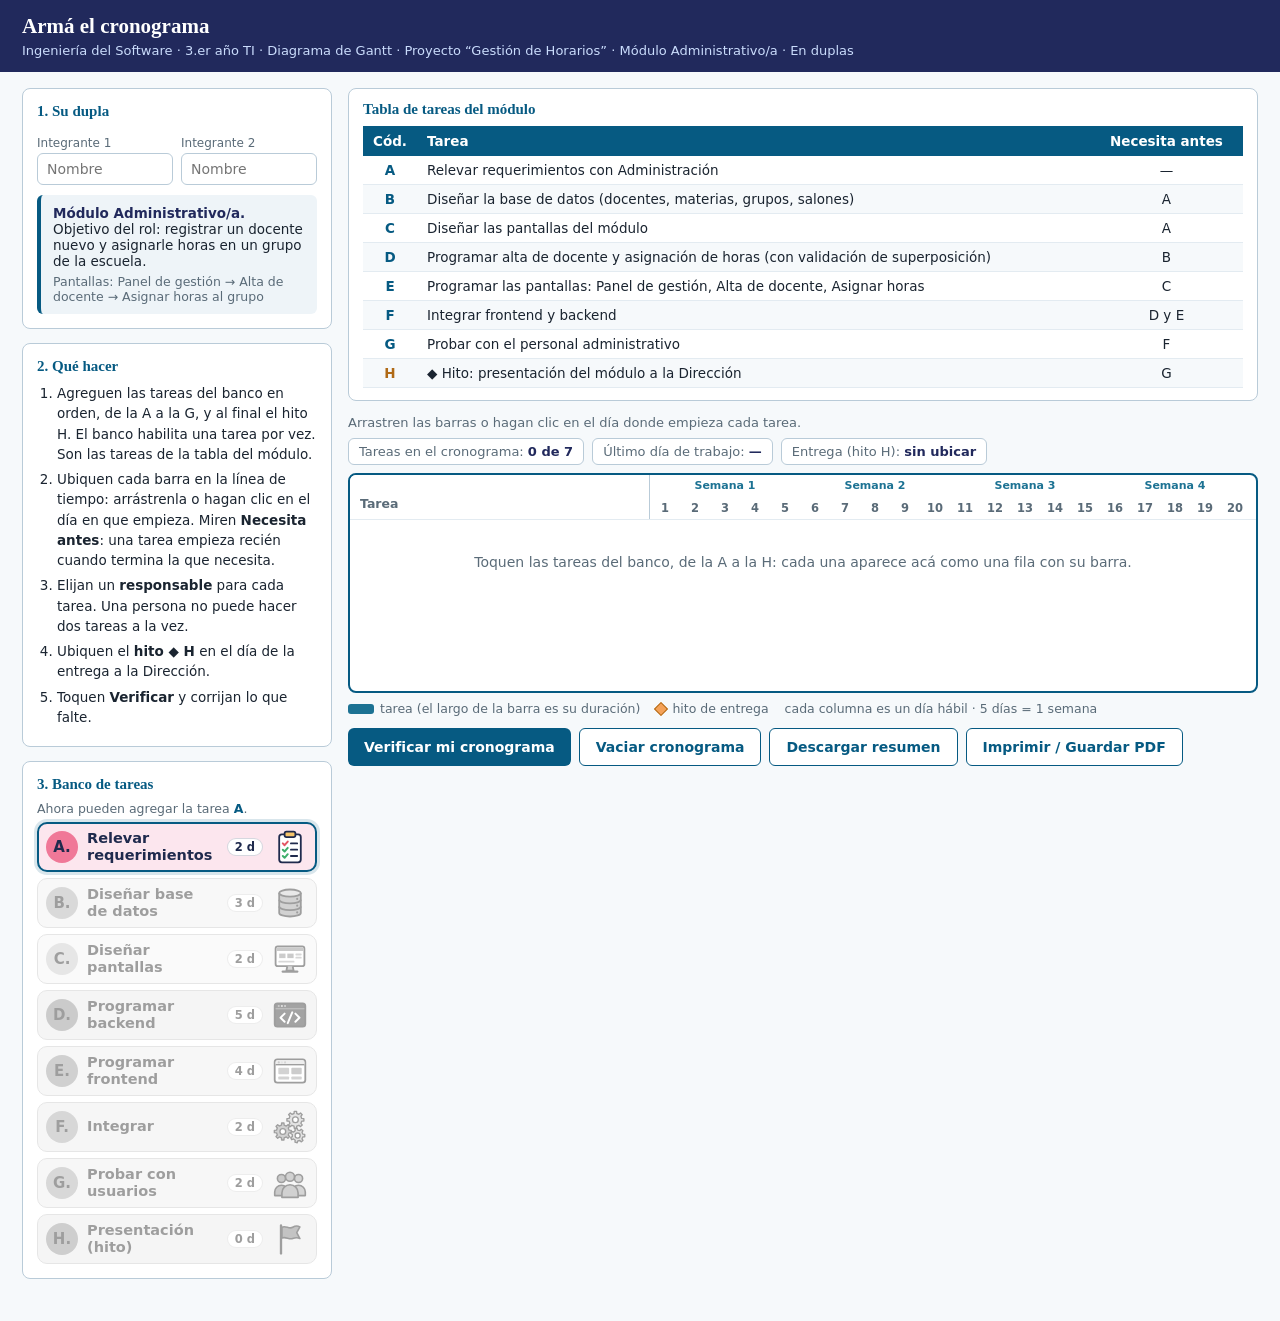
<file: 2026/3mf/cronograma-gantt/index.html>
<!DOCTYPE html>
<html lang="es">
<head>
<meta charset="utf-8">
<meta name="viewport" content="width=device-width, initial-scale=1">
<title>Armá el cronograma · Diagrama de Gantt · Módulo Administrativo/a</title>
<style>
  :root{
    --dark:#21295C; --prim:#065A82; --teal:#1C7293; --light:#EEF4F8;
    --acc:#F4A259; --accd:#B06A16; --grey:#5A6B78; --line:#B9CBD8;
    --ok:#1E7A46; --bad:#B3261E;
    --lab:300px; --cw:30px;
  }
  *{box-sizing:border-box}
  body{margin:0;font-family:Calibri,Segoe UI,system-ui,sans-serif;color:#1a2430;background:#F6F9FB;font-size:15px}
  header{background:var(--dark);color:#fff;padding:14px 22px}
  header h1{margin:0;font-size:21px;font-family:Cambria,Georgia,serif}
  header p{margin:4px 0 0;font-size:13px;color:#CADCFC}
  .wrap{display:flex;gap:16px;padding:16px 22px 28px;align-items:flex-start}
  .side{width:310px;flex:0 0 310px}
  .main{flex:1;min-width:0}
  .card{background:#fff;border:1px solid var(--line);border-radius:8px;padding:14px;margin-bottom:14px}
  .card h2{margin:0 0 8px;font-size:15px;color:var(--prim);font-family:Cambria,Georgia,serif}
  label{display:block;font-size:12px;color:var(--grey);margin:8px 0 3px}
  input[type=text],input[type=number],select{width:100%;padding:7px 9px;border:1px solid var(--line);
    border-radius:6px;font-family:inherit;font-size:14px;background:#fff}
  .dos{display:flex;gap:8px}
  .dos > div{flex:1;min-width:0}
  .mision{background:var(--light);border-left:4px solid var(--prim);border-radius:6px;padding:10px 12px;margin-top:10px;font-size:13.5px}
  .mision b{color:var(--dark)}
  .mision .pant{display:block;margin-top:5px;color:var(--grey);font-size:12.5px}
  ol.pasos{margin:6px 0 0;padding-left:20px;font-size:13.5px;line-height:1.5}
  ol.pasos li{margin-bottom:5px}
  .banco{display:flex;flex-direction:column;gap:6px;margin-top:6px}
  .chip{display:flex;align-items:center;gap:9px;width:100%;border:1px solid var(--line);background:var(--bg,#fff);
    border-radius:10px;padding:6px 8px;cursor:pointer;user-select:none;transition:.12s;font-family:inherit;
    color:#1F2A4D;text-align:left}
  .chip:not(:disabled):hover{border-color:var(--prim);filter:brightness(.97)}
  .chip.siguiente{border:2px solid var(--prim);padding:5px 7px;box-shadow:0 0 0 3px rgba(6,90,130,.15);
    animation:llamar 1.6s ease-in-out infinite}
  @keyframes llamar{50%{box-shadow:0 0 0 6px rgba(6,90,130,.08)}}
  @media (prefers-reduced-motion:reduce){.chip.siguiente{animation:none}}
  .chip.bloqueada{opacity:.45;filter:grayscale(1);cursor:not-allowed}
  .banco-nota{font-size:12.5px;color:var(--grey);margin:0}
  .banco-nota b{color:var(--prim)}
  .chip .letra{flex:0 0 32px;height:32px;border-radius:50%;background:var(--c,var(--prim));color:#1F2A4D;
    font-weight:bold;font-size:15px;display:flex;align-items:center;justify-content:center}
  .chip .txt{flex:1;min-width:0;font-weight:bold;font-size:14.5px;line-height:1.2}
  .chip .dur{flex:0 0 auto;padding:1px 7px;border-radius:10px;background:#fff;border:1px solid rgba(31,42,77,.18);
    color:#1F2A4D;font-weight:bold;font-size:11.5px}
  .chip .ico{flex:0 0 36px;width:36px;height:36px}
  .chip.usada{opacity:.35;cursor:default}
  .chip.usada .txt{text-decoration:line-through}
  .toolbar{display:flex;flex-wrap:wrap;gap:6px;align-items:center;margin-bottom:8px}
  .hint{font-size:13px;color:var(--grey)}
  .estado{display:flex;flex-wrap:wrap;gap:8px;margin-bottom:8px}
  .estado span{background:#fff;border:1px solid var(--line);border-radius:6px;padding:5px 10px;font-size:13px;color:var(--grey)}
  .estado b{color:var(--dark)}

  /* ---------- Gantt ---------- */
  #gantt{background:#fff;border:2px solid var(--prim);border-radius:8px;overflow-x:auto;min-height:220px}
  .g-row{display:flex;border-bottom:1px solid #E3EBF1;min-width:calc(var(--lab) + var(--cw) * 20)}
  .g-row:last-child{border-bottom:0}
  .g-lab{flex:0 0 var(--lab);width:var(--lab);padding:8px 10px;border-right:1px solid var(--line);background:#fff;
    position:sticky;left:0;z-index:2}
  .g-time{position:relative;flex:0 0 calc(var(--cw) * 20);
    background-image:linear-gradient(to right,#E3EBF1 1px,transparent 1px);background-size:var(--cw) 100%;cursor:pointer}
  .g-time .sem{position:absolute;top:0;bottom:0;width:0;border-left:1px solid var(--line)}
  .g-head .g-lab{font-weight:bold;color:var(--grey);font-size:12.5px;display:flex;align-items:flex-end}
  .g-head .g-time{cursor:default;background-image:none;height:44px}
  .g-head .semlab{position:absolute;top:4px;font-size:11px;color:var(--teal);font-weight:bold;text-align:center}
  .g-head .dia{position:absolute;bottom:4px;width:var(--cw);text-align:center;font-size:11.5px;color:var(--grey);font-weight:bold}
  .t-nom{font-weight:bold;color:var(--dark);font-size:13.5px;line-height:1.25}
  .t-pista{font-size:12px;color:var(--grey);margin-top:2px;line-height:1.3}
  .t-ctrl{display:flex;gap:6px;align-items:center;margin-top:6px}
  .t-ctrl select{padding:4px 6px;font-size:12.5px;flex:1}
  .t-ctrl button{border:1px solid var(--line);background:#fff;border-radius:5px;width:28px;height:28px;cursor:pointer;
    color:var(--bad);font-size:14px;flex:0 0 28px}
  .t-ctrl button:hover{border-color:var(--bad)}
  .bar{position:absolute;top:50%;height:26px;margin-top:-13px;background:var(--teal);border-radius:6px;color:#fff;
    font-size:12px;font-weight:bold;display:flex;align-items:center;justify-content:center;cursor:grab;user-select:none;
    box-shadow:0 2px 4px rgba(0,0,0,.18);touch-action:none;white-space:nowrap;overflow:hidden}
  .bar:active{cursor:grabbing}
  .bar.ajena{background:#8B96C4}
  .g-row.conflicto .bar{background:var(--bad)}
  .g-row.conflicto .g-lab{box-shadow:inset 4px 0 0 var(--bad)}
  .diam{position:absolute;top:50%;width:22px;height:22px;margin-top:-11px;margin-left:-11px;background:var(--acc);
    border:2px solid var(--accd);transform:rotate(45deg);cursor:grab;touch-action:none}
  .g-row.conflicto .diam{background:var(--bad);border-color:#7d1a14}
  .bar:focus-visible,.diam:focus-visible,.chip:focus-visible,.btn:focus-visible{
    outline:3px solid var(--acc);outline-offset:2px}
  .vacio{padding:34px 20px;text-align:center;color:var(--grey);font-size:14px}

  .acciones{display:flex;flex-wrap:wrap;gap:8px;margin-top:12px}
  .btn{border:0;border-radius:6px;padding:10px 16px;font-size:14px;font-family:inherit;cursor:pointer;font-weight:bold}
  .btn.p{background:var(--prim);color:#fff}
  .btn.s{background:#fff;color:var(--prim);border:1px solid var(--prim)}
  .btn:hover{filter:brightness(1.08)}
  #resultado{margin-top:12px}
  .chk{display:flex;gap:9px;align-items:flex-start;padding:7px 10px;border-radius:6px;margin-bottom:5px;font-size:13.5px}
  .chk.ok{background:#E8F5EE;color:#12522f}
  .chk.no{background:#FBEAE8;color:#7d1a14}
  .chk.info{background:var(--light);color:var(--dark)}
  .chk .ic{font-weight:bold;flex:0 0 16px}
  .puntaje{font-size:14px;font-weight:bold;margin:10px 0 6px;color:var(--dark)}
  .leyenda{display:flex;gap:16px;flex-wrap:wrap;font-size:12.5px;color:var(--grey);margin-top:8px}
  .leyenda span{display:flex;align-items:center;gap:6px}
  .lb{display:inline-block;width:26px;height:10px;border-radius:3px;background:var(--teal)}
  .ld{display:inline-block;width:10px;height:10px;background:var(--acc);border:1.5px solid var(--accd);transform:rotate(45deg)}
  .solo-impresion{display:none}
  @media print{
    .solo-impresion{display:block;border:1px solid var(--line);border-radius:8px;padding:10px 14px;margin-bottom:12px;font-size:13px}
    .solo-impresion b{color:var(--dark)}
    .side,.toolbar,.acciones,header p,.t-ctrl button{display:none}
    .wrap{display:block;padding:0}
    #gantt{overflow:visible}
    .g-lab{position:static}
    body{font-size:12px}
  }
  @media (max-width:900px){.wrap{flex-direction:column;align-items:stretch;padding:12px}.side{width:100%;flex:auto}.main{width:100%}:root{--lab:220px}}

  .tabla-card{padding:12px 14px}
  .tabla-wrap{overflow-x:auto}
  .tabla{width:100%;border-collapse:collapse;font-size:13.5px}
  .tabla th{background:var(--prim);color:#fff;text-align:left;padding:7px 10px;font-weight:bold}
  .tabla td{padding:6px 10px;border-bottom:1px solid #E3EBF1;color:#1a2430}
  .tabla tbody tr:nth-child(even) td{background:#F6F9FB}
  .tabla .c{text-align:center;white-space:nowrap}
  .tabla .cod-t{font-weight:bold;color:var(--prim);width:52px}
  .tabla tr.hito .cod-t{color:var(--accd)}
  .cod{display:inline-flex;align-items:center;justify-content:center;width:22px;height:22px;border-radius:50%;
    background:var(--prim);color:#fff;font-size:12px;margin-right:7px;vertical-align:1px}
  .cod.h{background:var(--acc);color:#3A2E13}
</style>
</head>
<body>
<header>
  <h1>Armá el cronograma</h1>
  <p>Ingeniería del Software · 3.er año TI · Diagrama de Gantt · Proyecto “Gestión de Horarios” · Módulo Administrativo/a · En duplas</p>
</header>

<div class="wrap">
  <div class="side">
    <div class="card">
      <h2>1. Su dupla</h2>
      <div class="dos">
        <div><label for="n1">Integrante 1</label><input type="text" id="n1" placeholder="Nombre"></div>
        <div><label for="n2">Integrante 2</label><input type="text" id="n2" placeholder="Nombre"></div>
      </div>
      <div class="mision">
        <b>Módulo Administrativo/a.</b> Objetivo del rol: registrar un docente nuevo y asignarle horas en un grupo de la escuela.
        <span class="pant">Pantallas: Panel de gestión → Alta de docente → Asignar horas al grupo</span>
      </div>
    </div>

    <div class="card">
      <h2>2. Qué hacer</h2>
      <ol class="pasos">
        <li>Agreguen las tareas del banco en orden, de la A a la G, y al final el hito H. El banco habilita una tarea por vez. Son las tareas de la tabla del módulo.</li>
        <li>Ubiquen cada barra en la línea de tiempo: arrástrenla o hagan clic en el día en que empieza. Miren <b>Necesita antes</b>: una tarea empieza recién cuando termina la que necesita.</li>
        <li>Elijan un <b>responsable</b> para cada tarea. Una persona no puede hacer dos tareas a la vez.</li>
        <li>Ubiquen el <b>hito ◆ H</b> en el día de la entrega a la Dirección.</li>
        <li>Toquen <b>Verificar</b> y corrijan lo que falte.</li>
      </ol>
    </div>

    <div class="card">
      <h2>3. Banco de tareas</h2>
      <p class="banco-nota" id="banco-nota" aria-live="polite"></p>
      <div class="banco" id="banco"></div>
    </div>
  </div>

  <div class="main">
    <div class="solo-impresion" id="impresion"></div>

    <div class="card tabla-card">
      <h2>Tabla de tareas del módulo</h2>
      <div class="tabla-wrap">
        <table class="tabla">
          <thead><tr><th class="c">Cód.</th><th>Tarea</th><th class="c">Necesita antes</th></tr></thead>
          <tbody id="tabla"></tbody>
        </table>
      </div>
    </div>

    <div class="toolbar">
      <span class="hint" id="pista">Arrastren las barras o hagan clic en el día donde empieza cada tarea.</span>
    </div>

    <div class="estado" id="estado"></div>

    <div id="gantt" aria-label="Diagrama de Gantt del Módulo Administrativo/a"></div>

    <div class="leyenda">
      <span><i class="lb"></i> tarea (el largo de la barra es su duración)</span>
      <span><i class="ld"></i> hito de entrega</span>
      <span>cada columna es un día hábil · 5 días = 1 semana</span>
    </div>

    <div class="acciones">
      <button class="btn p" id="verificar">Verificar mi cronograma</button>
      <button class="btn s" id="limpiar">Vaciar cronograma</button>
      <button class="btn s" id="descargar">Descargar resumen</button>
      <button class="btn s" id="imprimir">Imprimir / Guardar PDF</button>
    </div>

    <div id="resultado" aria-live="polite"></div>
  </div>
</div>

<script>
(function(){
  "use strict";

  var DIAS = 20;

  // ---------- datos: tabla de tareas del Módulo Administrativo/a (diapositiva 9) ----------
  // d = duración en días hábiles; nec = tareas que tienen que estar terminadas antes
  var TAREAS = {
    A:{n:'Relevar requerimientos con Administración', c:'Relevar requerimientos', d:2, nec:[]},
    B:{n:'Diseñar la base de datos (docentes, materias, grupos, salones)', c:'Diseñar base de datos', d:3, nec:['A']},
    C:{n:'Diseñar las pantallas del módulo', c:'Diseñar pantallas', d:2, nec:['A']},
    D:{n:'Programar alta de docente y asignación de horas (con validación de superposición)', c:'Programar backend', d:5, nec:['B']},
    E:{n:'Programar las pantallas: Panel de gestión, Alta de docente, Asignar horas', c:'Programar frontend', d:4, nec:['C']},
    F:{n:'Integrar frontend y backend', c:'Integrar', d:2, nec:['D','E']},
    G:{n:'Probar con el personal administrativo', c:'Probar con usuarios', d:2, nec:['F']}
  };
  var CODIGOS = ['A','B','C','D','E','F','G'];
  var HITO = {id:'H', n:'Hito: presentación del módulo a la Dirección', nec:['G']};

  // ---------- estado ----------
  var filas = [];      // tareas: {id, inicio (0-based), resp}  ·  hito: {id:'H', dia (1-based)}
  var marcas = {};     // filas señaladas por la última verificación
  var cw = 30;

  var gantt = document.getElementById('gantt');
  var banco = document.getElementById('banco');
  var estado = document.getElementById('estado');
  var resultado = document.getElementById('resultado');
  var n1 = document.getElementById('n1'), n2 = document.getElementById('n2');

  function esc(s){ return String(s).replace(/[&<>"]/g, function(c){ return {'&':'&amp;','<':'&lt;','>':'&gt;','"':'&quot;'}[c]; }); }
  function nombre1(){ return n1.value.trim() || 'Integrante 1'; }
  function nombre2(){ return n2.value.trim() || 'Integrante 2'; }
  function etiquetaResp(r){ return r === 'i1' ? nombre1() : r === 'i2' ? nombre2() : r === 'ambos' ? 'Ambos' : '(sin responsable)'; }
  function fila(id){ for (var i = 0; i < filas.length; i++) if (filas[i].id === id) return filas[i]; return null; }
  function fin(f){ return f.inicio + TAREAS[f.id].d; }   // último día ocupado (1-based)
  function corto(id){ return id + ' (' + TAREAS[id].c + ')'; }

  // ---------- banco: texto, colores e ícono de cada tarjeta (como la lámina del Gantt) ----------
  var N = '#1F2A4D';
  var BANCO = {
    A:{t:'Relevar requerimientos', bg:'#FCE6EE', c:'#F07898', ico:
      '<rect x="8" y="6" width="24" height="31" rx="3" fill="#fff" stroke="'+N+'" stroke-width="2"/>' +
      '<rect x="14" y="3" width="12" height="6" rx="2" fill="#F6C46A" stroke="'+N+'" stroke-width="2"/>' +
      '<g fill="none" stroke-width="2.2" stroke-linecap="round" stroke-linejoin="round">' +
      '<path d="M12 16l2 2 3.5-4" stroke="#E25563"/><path d="M12 23l2 2 3.5-4" stroke="#3FAF6B"/>' +
      '<path d="M12 30l2 2 3.5-4" stroke="#3FAF6B"/><path d="M21 16h7M21 23h7M21 30h7" stroke="'+N+'" stroke-width="2"/></g>'},
    B:{t:'Diseñar base de datos', bg:'#E3F4E8', c:'#5CC98A', ico:
      '<path d="M8 9v22a12 4 0 0 0 24 0V9" fill="#5DA9E9" stroke="'+N+'" stroke-width="2"/>' +
      '<ellipse cx="20" cy="9" rx="12" ry="4" fill="#A9D4F7" stroke="'+N+'" stroke-width="2"/>' +
      '<path d="M8 16.5a12 4 0 0 0 24 0M8 24a12 4 0 0 0 24 0" fill="none" stroke="'+N+'" stroke-width="2"/>' +
      '<circle cx="28" cy="15.5" r="1.2" fill="'+N+'"/><circle cx="28" cy="23" r="1.2" fill="'+N+'"/><circle cx="28" cy="30.5" r="1.2" fill="'+N+'"/>'},
    C:{t:'Diseñar pantallas', bg:'#FFF4D4', c:'#F8C944', ico:
      '<rect x="4" y="6" width="32" height="22" rx="2.5" fill="#fff" stroke="'+N+'" stroke-width="2"/>' +
      '<path d="M5 9a2 2 0 0 1 2-2h26a2 2 0 0 1 2 2v2H5z" fill="#3A9BE8"/>' +
      '<rect x="8" y="14" width="7" height="5" fill="#F2784B"/><rect x="17" y="14" width="7" height="5" fill="#3A9BE8"/>' +
      '<path d="M27 15h5M27 18.5h5M8 23h16" stroke="#9AA9BB" stroke-width="2" stroke-linecap="round"/>' +
      '<path d="M17 28l-1 5h8l-1-5" fill="#9AA9BB" stroke="'+N+'" stroke-width="2" stroke-linejoin="round"/>' +
      '<path d="M12 34h16" stroke="'+N+'" stroke-width="2.6" stroke-linecap="round"/>'},
    D:{t:'Programar backend', bg:'#ECE7FA', c:'#A47FE6', ico:
      '<rect x="3" y="7" width="34" height="26" rx="3" fill="#24345F" stroke="'+N+'" stroke-width="2"/>' +
      '<path d="M4 13h32" stroke="#5A6E9A" stroke-width="1.5"/>' +
      '<circle cx="7.5" cy="10" r="1.2" fill="#F2784B"/><circle cx="11" cy="10" r="1.2" fill="#F6C343"/><circle cx="14.5" cy="10" r="1.2" fill="#4CC27A"/>' +
      '<path d="M14 18.5l-4.5 4.5 4.5 4.5M26 18.5l4.5 4.5-4.5 4.5M22.5 17l-5 12" fill="none" stroke="#fff" stroke-width="2.2" stroke-linecap="round" stroke-linejoin="round"/>'},
    E:{t:'Programar frontend', bg:'#E1F0FC', c:'#4DA6EC', ico:
      '<rect x="3" y="7" width="34" height="26" rx="3" fill="#fff" stroke="'+N+'" stroke-width="2"/>' +
      '<path d="M4 10a2 2 0 0 1 2-2h28a2 2 0 0 1 2 2v3H4z" fill="#BFE0F8"/><path d="M4 13h32" stroke="'+N+'" stroke-width="1.5"/>' +
      '<circle cx="7.5" cy="10.5" r="1.2" fill="#F2784B"/><circle cx="11" cy="10.5" r="1.2" fill="#F6C343"/><circle cx="14.5" cy="10.5" r="1.2" fill="#4CC27A"/>' +
      '<rect x="7" y="16.5" width="12" height="7" rx="1" fill="#8AA4BF"/><rect x="21.5" y="16.5" width="11.5" height="7" rx="1" fill="#F2784B"/>' +
      '<rect x="7" y="26" width="12" height="3.5" rx="1" fill="#8AA4BF"/><rect x="21.5" y="26" width="11.5" height="3.5" rx="1" fill="#8AA4BF"/>'},
    F:{t:'Integrar', bg:'#FDEADB', c:'#F69A4C', ico:
      '<g stroke="'+N+'" stroke-width="1.5" stroke-linejoin="round">' +
      '<path fill="#8D9BB0" d="M19.0 23.5 L21.4 23.7 L21.4 26.3 L19.0 26.5 L18.1 28.9 L19.6 30.7 L17.7 32.6 L15.9 31.1 L13.5 32.0 L13.3 34.4 L10.7 34.4 L10.5 32.0 L8.1 31.1 L6.3 32.6 L4.4 30.7 L5.9 28.9 L5.0 26.5 L2.6 26.3 L2.6 23.7 L5.0 23.5 L5.9 21.1 L4.4 19.3 L6.3 17.4 L8.1 18.9 L10.5 18.0 L10.7 15.6 L13.3 15.6 L13.5 18.0 L15.9 18.9 L17.7 17.4 L19.6 19.3 L18.1 21.1Z"/>' +
      '<path fill="#F6C343" d="M33.0 10.5 L35.4 10.7 L35.4 13.3 L33.0 13.5 L32.1 15.9 L33.6 17.7 L31.7 19.6 L29.9 18.1 L27.5 19.0 L27.3 21.4 L24.7 21.4 L24.5 19.0 L22.1 18.1 L20.3 19.6 L18.4 17.7 L19.9 15.9 L19.0 13.5 L16.6 13.3 L16.6 10.7 L19.0 10.5 L19.9 8.1 L18.4 6.3 L20.3 4.4 L22.1 5.9 L24.5 5.0 L24.7 2.6 L27.3 2.6 L27.5 5.0 L29.9 5.9 L31.7 4.4 L33.6 6.3 L32.1 8.1Z"/>' +
      '<path fill="#F6C343" d="M34.3 28.0 L36.4 28.2 L36.4 30.8 L34.3 31.0 L33.3 33.1 L34.4 34.9 L32.4 36.5 L31.0 35.0 L28.6 35.5 L28.0 37.5 L25.5 36.9 L25.8 34.8 L23.9 33.3 L21.9 34.1 L20.8 31.8 L22.6 30.7 L22.6 28.3 L20.8 27.2 L21.9 24.9 L23.9 25.7 L25.8 24.2 L25.5 22.1 L28.0 21.5 L28.6 23.5 L31.0 24.0 L32.4 22.5 L34.4 24.1 L33.3 25.9Z"/>' +
      '<circle cx="12" cy="25" r="3.2" fill="#fff"/><circle cx="26" cy="12" r="3.2" fill="#fff"/><circle cx="28.5" cy="29.5" r="2.8" fill="#fff"/></g>'},
    G:{t:'Probar con usuarios', bg:'#E1F4E9', c:'#54C68A', ico:
      '<g stroke="'+N+'" stroke-width="1.8" stroke-linejoin="round">' +
      '<circle cx="10.5" cy="15" r="4.5" fill="#3A9BE8"/><path d="M3 34v-4a7.5 7.5 0 0 1 15 0v4z" fill="#3A9BE8"/>' +
      '<circle cx="29.5" cy="15" r="4.5" fill="#4CC27A"/><path d="M22 34v-4a7.5 7.5 0 0 1 15 0v4z" fill="#4CC27A"/>' +
      '<circle cx="20" cy="13" r="5" fill="#F2846B"/><path d="M11 36v-5a9 9 0 0 1 18 0v5z" fill="#F2846B"/></g>'},
    H:{t:'Presentación (hito)', bg:'#FCE6EE', c:'#F07898', ico:
      '<path d="M10 5v31" stroke="'+N+'" stroke-width="2.6" stroke-linecap="round"/>' +
      '<path d="M11 7C15 4.5 19 9.5 23 7S29 5.5 31 6.5L27.5 13 31 19.5C29 18.5 27 18 23 19.5S15 17 11 19Z" fill="#EC5A7E" stroke="'+N+'" stroke-width="1.8" stroke-linejoin="round"/>'}
  };

  function armarBanco(){
    banco.innerHTML = '';
    CODIGOS.concat(['H']).forEach(function(id){
      var k = BANCO[id];
      var b = document.createElement('button');
      b.type = 'button';
      b.className = 'chip' + (id === 'H' ? ' hito' : ''); b.dataset.id = id;
      b.style.setProperty('--bg', k.bg); b.style.setProperty('--c', k.c);
      b.innerHTML = '<span class="letra">' + id + '.</span>' +
        '<span class="txt">' + k.t + '</span>' +
        '<span class="dur">' + (id === 'H' ? 0 : TAREAS[id].d) + ' d</span>' +
        '<svg class="ico" viewBox="0 0 40 40" aria-hidden="true">' + k.ico + '</svg>';
      b.addEventListener('click', function(){ agregar(id); });
      banco.appendChild(b);
    });
    marcarBanco();
  }
  // se habilita una sola tarea por vez: la primera (de la A a la H) que todavía no está en el cronograma
  var ORDEN = CODIGOS.concat(['H']);
  function siguiente(){
    for (var i = 0; i < ORDEN.length; i++) if (!fila(ORDEN[i])) return ORDEN[i];
    return null;
  }
  function marcarBanco(){
    var sig = siguiente();
    Array.prototype.forEach.call(banco.children, function(ch){
      var id = ch.dataset.id;
      var usada = !!fila(id), esSig = id === sig, bloq = !usada && !esSig;
      ch.classList.toggle('usada', usada);
      ch.classList.toggle('siguiente', esSig);
      ch.classList.toggle('bloqueada', bloq);
      ch.disabled = !esSig;
      ch.title = usada ? 'Ya está en el cronograma'
               : bloq ? 'Primero agreguen la tarea ' + sig
               : 'Agregar al cronograma';
    });
    var nota = document.getElementById('banco-nota');
    nota.innerHTML = sig ? 'Ahora pueden agregar la tarea <b>' + sig + '</b>.' : 'Ya agregaron todas las tareas.';
  }

  function agregar(id){
    if (fila(id) || id !== siguiente()) return;
    var nueva = id === 'H' ? {id:'H', dia:1} : {id:id, inicio:0, resp:''};
    var i = 0;
    while (i < filas.length && filas[i].id < id) i++;   // la fila queda en su lugar (A a H)
    filas.splice(i, 0, nueva);
    cambio();
    var prox = banco.querySelector('.chip.siguiente');
    if (prox) prox.focus();
  }
  function quitar(id){
    filas = filas.filter(function(f){ return f.id !== id; });
    cambio();
  }
  function cambio(){ marcas = {}; marcarBanco(); render(); }

  // ---------- dibujo ----------
  var imprimiendo = false;
  function medir(){
    var raiz = document.documentElement.style;
    if (imprimiendo){            // en papel A4 el diagrama entra completo
      cw = 24; raiz.setProperty('--cw', '24px'); raiz.setProperty('--lab', '190px');
      return;
    }
    raiz.removeProperty('--lab');
    var lab = window.innerWidth <= 900 ? 220 : 300;
    var disponible = gantt.clientWidth - lab - 4;
    cw = Math.max(26, Math.min(44, Math.floor(disponible / DIAS)));
    document.documentElement.style.setProperty('--cw', cw + 'px');
  }

  function pista(id){
    var nec = id === 'H' ? HITO.nec : TAREAS[id].nec;
    if (!nec.length) return 'Necesita antes: — (puede empezar el día 1)';
    return 'Necesita antes: ' + nec.map(corto).join(' y ');
  }

  function cabecera(){
    var row = document.createElement('div'); row.className = 'g-row g-head';
    var lab = document.createElement('div'); lab.className = 'g-lab'; lab.textContent = 'Tarea';
    var time = document.createElement('div'); time.className = 'g-time';
    for (var s = 0; s < DIAS / 5; s++){
      var sl = document.createElement('div'); sl.className = 'semlab';
      sl.style.left = (s * 5 * cw) + 'px'; sl.style.width = (5 * cw) + 'px';
      sl.textContent = 'Semana ' + (s + 1);
      time.appendChild(sl);
    }
    for (var d = 0; d < DIAS; d++){
      var dl = document.createElement('div'); dl.className = 'dia';
      dl.style.left = (d * cw) + 'px'; dl.textContent = d + 1;
      time.appendChild(dl);
    }
    row.appendChild(lab); row.appendChild(time);
    return row;
  }

  function separadores(time){
    for (var s = 1; s < DIAS / 5; s++){
      var l = document.createElement('div'); l.className = 'sem';
      l.style.left = (s * 5 * cw) + 'px';
      time.appendChild(l);
    }
  }

  function render(){
    medir();
    gantt.innerHTML = '';
    gantt.appendChild(cabecera());
    if (!filas.length){
      var v = document.createElement('div'); v.className = 'vacio';
      v.textContent = 'Toquen las tareas del banco, de la A a la H: cada una aparece acá como una fila con su barra.';
      gantt.appendChild(v);
    }
    filas.forEach(function(f){
      var row = document.createElement('div');
      row.className = 'g-row' + (marcas[f.id] ? ' conflicto' : '');
      var lab = document.createElement('div'); lab.className = 'g-lab';
      var time = document.createElement('div'); time.className = 'g-time';
      separadores(time);

      if (f.id === 'H'){
        lab.innerHTML = '<div class="t-nom"><span class="cod h">H</span>◆ ' + HITO.n + '</div>' +
                        '<div class="t-pista">' + pista('H') + ' · Ubicado en el día ' + f.dia + '.</div>';
        var ctrl = document.createElement('div'); ctrl.className = 't-ctrl';
        ctrl.appendChild(botonQuitar(f.id));
        lab.appendChild(ctrl);
        var dm = document.createElement('div'); dm.className = 'diam'; dm.tabIndex = 0;
        dm.setAttribute('role', 'slider'); dm.setAttribute('aria-label', 'H. ' + HITO.n + ', día ' + f.dia);
        dm.style.left = (f.dia * cw) + 'px';
        time.appendChild(dm);
        arrastrable(dm, f, time, true);
      } else {
        var t = TAREAS[f.id];
        lab.innerHTML = '<div class="t-nom"><span class="cod">' + f.id + '</span>' + t.n + '</div>' +
                        '<div class="t-pista">' + pista(f.id) + '</div>';
        var ctrl2 = document.createElement('div'); ctrl2.className = 't-ctrl';
        var sel = document.createElement('select');
        sel.setAttribute('aria-label', 'Responsable de la tarea ' + f.id);
        [['', 'Responsable…'], ['i1', nombre1()], ['i2', nombre2()], ['ambos', 'Ambos']].forEach(function(o){
          var op = document.createElement('option'); op.value = o[0]; op.textContent = o[1];
          if (f.resp === o[0]) op.selected = true;
          sel.appendChild(op);
        });
        sel.addEventListener('change', function(){ f.resp = sel.value; marcas = {}; render(); });
        ctrl2.appendChild(sel);
        ctrl2.appendChild(botonQuitar(f.id));
        lab.appendChild(ctrl2);
        var bar = document.createElement('div'); bar.className = 'bar'; bar.tabIndex = 0;
        bar.setAttribute('role', 'slider');
        bar.setAttribute('aria-label', 'Tarea ' + f.id + ': días ' + (f.inicio + 1) + ' a ' + fin(f));
        bar.style.left = (f.inicio * cw + 2) + 'px';
        bar.style.width = (t.d * cw - 4) + 'px';
        bar.textContent = f.id + ' · ' + t.d + ' d';
        bar.title = 'Días ' + (f.inicio + 1) + ' a ' + fin(f) + ' · ' + etiquetaResp(f.resp);
        time.appendChild(bar);
        arrastrable(bar, f, time, false);
      }

      // clic en un día de la fila: la tarea empieza ese día (o el hito queda en ese día)
      time.addEventListener('click', function(ev){
        if (ev.target.classList.contains('bar') || ev.target.classList.contains('diam')) return;
        var r = time.getBoundingClientRect();
        var dia = Math.floor((ev.clientX - r.left) / cw);
        if (f.id === 'H') f.dia = Math.max(1, Math.min(DIAS, dia + 1));
        else f.inicio = Math.max(0, Math.min(DIAS - TAREAS[f.id].d, dia));
        marcas = {}; render();
      });

      row.appendChild(lab); row.appendChild(time);
      gantt.appendChild(row);
    });
    pintarEstado();
  }

  function botonQuitar(id){
    var b = document.createElement('button');
    b.type = 'button'; b.textContent = '✕';
    b.title = 'Quitar del cronograma'; b.setAttribute('aria-label', 'Quitar la tarea ' + id + ' del cronograma');
    b.addEventListener('click', function(){ quitar(id); });
    return b;
  }

  // ---------- arrastre: puntero o flechas del teclado ----------
  function arrastrable(el, f, time, esHito){
    var moviendo = false, offset = 0;
    el.addEventListener('pointerdown', function(ev){
      moviendo = true;
      el.setPointerCapture(ev.pointerId);
      var r = time.getBoundingClientRect();
      offset = esHito ? 0 : (ev.clientX - r.left) - f.inicio * cw;
      ev.preventDefault();
    });
    el.addEventListener('pointermove', function(ev){
      if (!moviendo) return;
      var r = time.getBoundingClientRect();
      var x = ev.clientX - r.left - offset;
      if (esHito){
        f.dia = Math.max(1, Math.min(DIAS, Math.round(x / cw)));
        el.style.left = (f.dia * cw) + 'px';
      } else {
        f.inicio = Math.max(0, Math.min(DIAS - TAREAS[f.id].d, Math.round(x / cw)));
        el.style.left = (f.inicio * cw + 2) + 'px';
      }
    });
    function soltar(){ if (!moviendo) return; moviendo = false; marcas = {}; render(); }
    el.addEventListener('pointerup', soltar);
    el.addEventListener('pointercancel', soltar);
    el.addEventListener('keydown', function(ev){
      var paso = ev.key === 'ArrowRight' ? 1 : ev.key === 'ArrowLeft' ? -1 : 0;
      if (!paso) return;
      ev.preventDefault();
      if (esHito) f.dia = Math.max(1, Math.min(DIAS, f.dia + paso));
      else f.inicio = Math.max(0, Math.min(DIAS - TAREAS[f.id].d, f.inicio + paso));
      marcas = {}; render();
      var prefijo = esHito ? 'H.' : 'Tarea ' + f.id + ':';
      Array.prototype.forEach.call(gantt.querySelectorAll('.bar,.diam'), function(x){
        if (x.getAttribute('aria-label').indexOf(prefijo) === 0) x.focus();
      });
    });
  }

  // ---------- estado del cronograma ----------
  function ultimoDia(){
    var u = 0;
    filas.forEach(function(f){ if (f.id !== 'H') u = Math.max(u, fin(f)); });
    return u;
  }
  function pintarEstado(){
    var tareas = filas.filter(function(f){ return f.id !== 'H'; }).length;
    var h = fila('H');
    var u = ultimoDia();
    estado.innerHTML =
      '<span>Tareas en el cronograma: <b>' + tareas + ' de 7</b></span>' +
      '<span>Último día de trabajo: <b>' + (u ? 'día ' + u : '—') + '</b></span>' +
      '<span>Entrega (hito H): <b>' + (h ? 'día ' + h.dia : 'sin ubicar') + '</b></span>';
  }


  // ---------- verificación ----------
  function finMinimo(){
    var memo = {};
    function ef(id){
      if (memo[id] !== undefined) return memo[id];
      var es = 0;
      TAREAS[id].nec.forEach(function(p){ es = Math.max(es, ef(p)); });
      return (memo[id] = es + TAREAS[id].d);
    }
    var m = 0; CODIGOS.forEach(function(id){ m = Math.max(m, ef(id)); });
    return m;
  }
  function solapan(a, b){ return a.inicio < fin(b) && b.inicio < fin(a); }
  function lista(arr){ return arr.length > 1 ? arr.slice(0, -1).join(', ') + ' y ' + arr[arr.length - 1] : arr[0]; }

  function verificar(){
    var checks = [];
    var nuevas = {};
    var tareas = filas.filter(function(f){ return f.id !== 'H'; });
    var ids = tareas.map(function(f){ return f.id; });
    var h = fila('H');

    var faltan = CODIGOS.filter(function(x){ return ids.indexOf(x) < 0; });
    if (!h) faltan.push('H');
    checks.push({ ok: !faltan.length,
      t: !faltan.length ? 'Están las 7 tareas (A a G) y el hito H.'
        : 'Faltan en el cronograma: ' + lista(faltan) + '. Agréguenlas desde el banco.' });

    var choques = [];
    tareas.forEach(function(f){
      TAREAS[f.id].nec.forEach(function(p){
        var fp = fila(p);
        if (fp && f.inicio < fin(fp)){
          choques.push(corto(f.id) + ' empieza el día ' + (f.inicio + 1) + ', pero necesita ' + p +
            ', que termina el día ' + fin(fp) + '. Puede empezar desde el día ' + (fin(fp) + 1) + '.');
          nuevas[f.id] = true;
        }
      });
    });
    checks.push({ ok: !choques.length,
      t: !choques.length ? 'Cada tarea empieza después de que termina la que necesita.' : choques.join(' ') });

    var sinResp = tareas.filter(function(f){ return !f.resp; });
    checks.push({ ok: !sinResp.length,
      t: !sinResp.length ? 'Todas las tareas tienen responsable.'
        : 'Falta elegir responsable en: ' + lista(sinResp.map(function(f){ return f.id; })) + '.' });

    var dobles = [];
    for (var i = 0; i < tareas.length; i++){
      for (var j = i + 1; j < tareas.length; j++){
        var a = tareas[i], b = tareas[j];
        if (!a.resp || !b.resp || !solapan(a, b)) continue;
        if (a.resp === b.resp || a.resp === 'ambos' || b.resp === 'ambos'){
          var quien = (a.resp === b.resp && a.resp !== 'ambos') ? esc(etiquetaResp(a.resp)) + ' tiene' : 'Alguien de la dupla tendría';
          dobles.push(quien + ' las tareas ' + a.id + ' y ' + b.id + ' al mismo tiempo (días ' +
            (Math.max(a.inicio, b.inicio) + 1) + ' a ' + Math.min(fin(a), fin(b)) + ').');
          nuevas[a.id] = true; nuevas[b.id] = true;
        }
      }
    }
    checks.push({ ok: !dobles.length,
      t: !dobles.length ? 'Nadie tiene dos tareas al mismo tiempo.' : dobles.join(' ') });

    var u = ultimoDia();
    var g = fila('G');
    var hitoOk = !!h && u > 0 && h.dia >= u;
    if (h && !hitoOk) nuevas.H = true;
    checks.push({ ok: hitoOk,
      t: !h ? 'Falta el hito H de entrega a la Dirección.'
        : u === 0 ? 'Ubiquen primero las tareas y después el hito H.'
        : hitoOk ? 'El hito H está el día ' + h.dia + ', después de la última tarea.'
        : 'El hito H está el día ' + h.dia + ', pero ' + (g && fin(g) === u ? 'G termina' : 'todavía hay trabajo hasta') + ' el día ' + u + '. La entrega va al final.' });

    marcas = nuevas;
    render();

    var buenos = checks.filter(function(c){ return c.ok; }).length;
    var html = '<div class="puntaje">Verificación: ' + buenos + ' de ' + checks.length + ' criterios logrados</div>';
    checks.forEach(function(c){
      html += '<div class="chk ' + (c.ok ? 'ok' : 'no') + '"><span class="ic">' + (c.ok ? '✓' : '✕') +
              '</span><span>' + c.t + '</span></div>';
    });
    if (buenos === checks.length){
      var minimo = finMinimo();
      html += '<div class="chk ok"><span class="ic">★</span><span>Cronograma completo: entregan el día ' + h.dia +
              ' (' + semanas(h.dia) + ').</span></div>';
      if (u > minimo){
        html += '<div class="chk info"><span class="ic">★</span><span>Desafío: con estas dependencias, el trabajo podría terminar el día ' +
                minimo + ' y ahora termina el día ' + u + '. ¿Qué tareas podrían hacerse al mismo tiempo, cada una con un responsable distinto?</span></div>';
      }
    }
    resultado.innerHTML = html;
    if (resultado.scrollIntoView) resultado.scrollIntoView({behavior:'smooth', block:'nearest'});
  }
  function semanas(d){
    var s = Math.ceil(d / 5);
    return 'unas ' + s + (s === 1 ? ' semana hábil' : ' semanas hábiles');
  }

  document.getElementById('verificar').addEventListener('click', verificar);

  document.getElementById('limpiar').addEventListener('click', function(){
    if (!filas.length) return;
    if (!confirm('¿Vaciar el cronograma y empezar de nuevo?')) return;
    filas = []; marcas = {}; resultado.innerHTML = '';
    marcarBanco(); render();
  });

  function datosImpresion(){
    var hoy = new Date();
    var fecha = ('0' + hoy.getDate()).slice(-2) + '/' + ('0' + (hoy.getMonth() + 1)).slice(-2) + '/' + hoy.getFullYear();
    document.getElementById('impresion').innerHTML =
      '<div><b>Integrantes:</b> ' + esc(nombre1()) + ' y ' + esc(nombre2()) + '</div>' +
      '<div><b>Módulo:</b> Administrativo/a · Proyecto “Gestión de Horarios”</div>' +
      '<div><b>Fecha:</b> ' + fecha + '</div>';
  }
  window.addEventListener('beforeprint', function(){ imprimiendo = true; datosImpresion(); render(); });
  window.addEventListener('afterprint', function(){ imprimiendo = false; render(); });
  document.getElementById('imprimir').addEventListener('click', function(){
    if (!n1.value.trim() || !n2.value.trim()){
      if (!confirm('Falta completar el nombre de algún integrante. ¿Imprimir igual?')){ n1.value.trim() ? n2.focus() : n1.focus(); return; }
    }
    imprimiendo = true; datosImpresion(); render();
    window.print();
  });

  [n1, n2].forEach(function(inp){ inp.addEventListener('change', render); });

  document.getElementById('descargar').addEventListener('click', function(){
    var L = [];
    L.push('ARMÁ EL CRONOGRAMA — Diagrama de Gantt');
    L.push('Proyecto “Gestión de Horarios” — Módulo Administrativo/a — Ingeniería del Software, 3.er año TI');
    L.push('');
    L.push('Integrantes: ' + nombre1() + ' y ' + nombre2());
    L.push('');
    var tareas = filas.filter(function(f){ return f.id !== 'H'; })
                      .sort(function(a, b){ return a.id < b.id ? -1 : 1; });
    L.push('TAREAS (' + tareas.length + ' de 7)');
    tareas.forEach(function(f){
      var t = TAREAS[f.id];
      L.push('  ' + f.id + '. ' + t.n + '  —  días ' + (f.inicio + 1) + ' a ' + fin(f) + ' (' + t.d + ' d)  —  Responsable: ' + etiquetaResp(f.resp));
    });
    var h = fila('H');
    L.push('  H. ' + HITO.n + '  —  ' + (h ? 'día ' + h.dia : 'sin ubicar'));
    L.push('');
    L.push('Último día de trabajo: ' + (ultimoDia() ? 'día ' + ultimoDia() : '—'));
    var blob = new Blob([L.join('\n')], {type:'text/plain;charset=utf-8'});
    var a = document.createElement('a');
    a.href = URL.createObjectURL(blob);
    a.download = 'cronograma-modulo-administrativo.txt';
    document.body.appendChild(a); a.click(); a.remove();
    setTimeout(function(){ URL.revokeObjectURL(a.href); }, 1000);
  });

  window.addEventListener('resize', render);

  // ---------- tabla del módulo (código, tarea y dependencias) ----------
  (function armarTabla(){
    var tb = document.getElementById('tabla');
    CODIGOS.concat(['H']).forEach(function(id){
      var esH = id === 'H';
      var nec = esH ? HITO.nec : TAREAS[id].nec;
      var tr = document.createElement('tr');
      if (esH) tr.className = 'hito';
      tr.innerHTML = '<td class="c cod-t">' + id + '</td>' +
        '<td>' + (esH ? '◆ ' + HITO.n : TAREAS[id].n) + '</td>' +
        '<td class="c">' + (nec.length ? nec.join(' y ') : '—') + '</td>';
      tb.appendChild(tr);
    });
  })();

  armarBanco();
  render();
})();
</script>
</body>
</html>
</file>
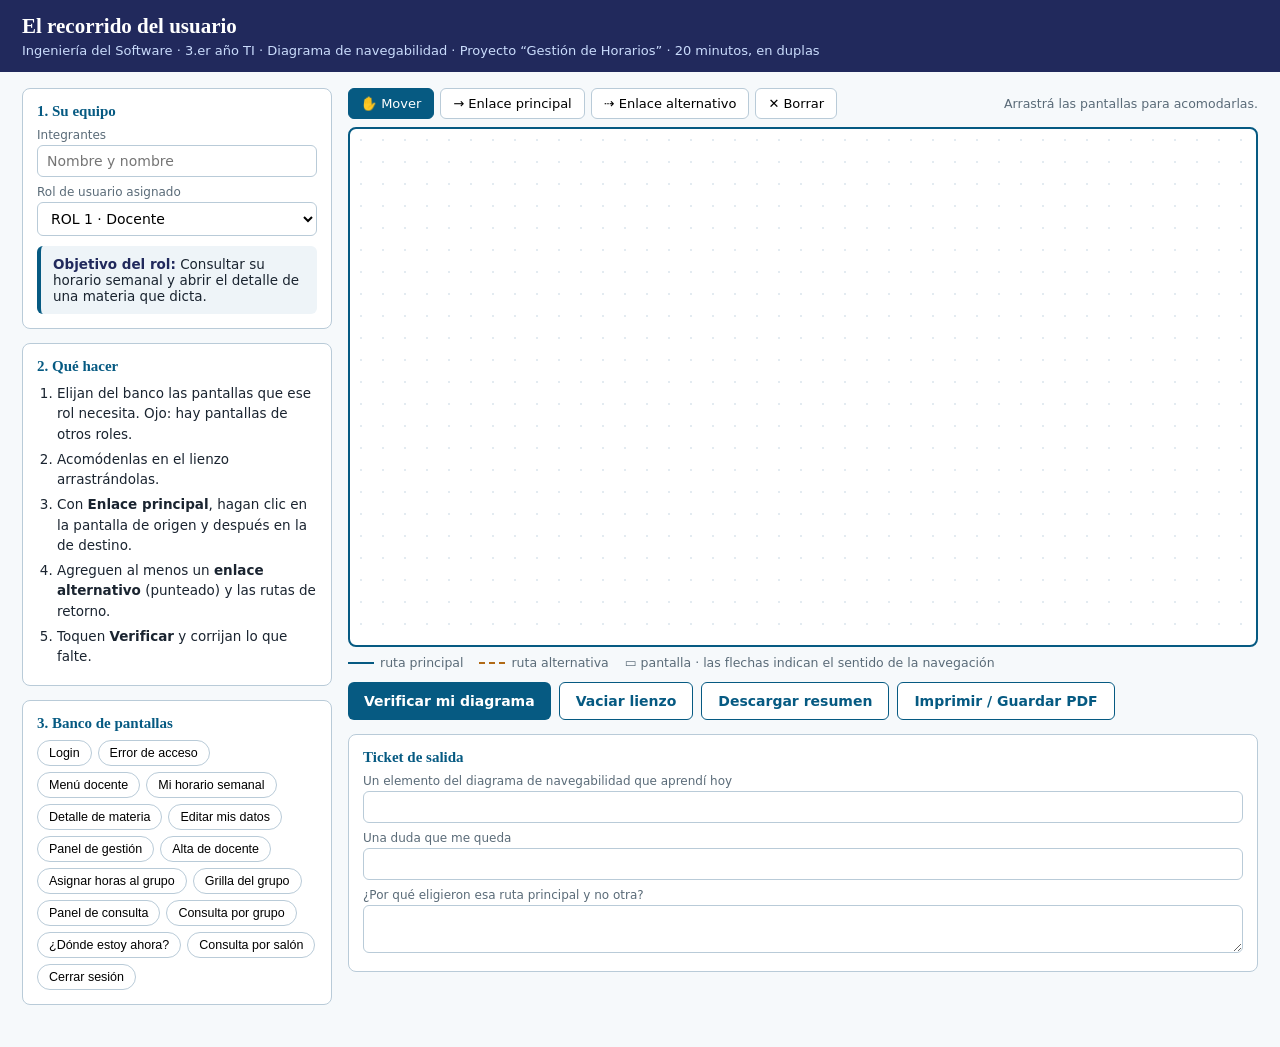
<file: 2026/3mf/recorrido-del-usuario/index.html>
<!DOCTYPE html>
<html lang="es">
<head>
<meta charset="utf-8">
<meta name="viewport" content="width=device-width, initial-scale=1">
<title>El recorrido del usuario · Diagrama de navegabilidad</title>
<style>
  :root{
    --dark:#21295C; --prim:#065A82; --teal:#1C7293; --light:#EEF4F8;
    --acc:#F4A259; --accd:#B06A16; --grey:#5A6B78; --line:#B9CBD8;
    --ok:#1E7A46; --bad:#B3261E;
  }
  *{box-sizing:border-box}
  body{margin:0;font-family:Calibri,Segoe UI,system-ui,sans-serif;color:#1a2430;background:#F6F9FB;font-size:15px}
  header{background:var(--dark);color:#fff;padding:14px 22px}
  header h1{margin:0;font-size:21px;font-family:Cambria,Georgia,serif}
  header p{margin:4px 0 0;font-size:13px;color:#CADCFC}
  .wrap{display:flex;gap:16px;padding:16px 22px 28px;align-items:flex-start}
  .side{width:310px;flex:0 0 310px}
  .main{flex:1;min-width:0}
  .card{background:#fff;border:1px solid var(--line);border-radius:8px;padding:14px;margin-bottom:14px}
  .card h2{margin:0 0 8px;font-size:15px;color:var(--prim);font-family:Cambria,Georgia,serif}
  label{display:block;font-size:12px;color:var(--grey);margin:8px 0 3px}
  input[type=text],select,textarea{width:100%;padding:7px 9px;border:1px solid var(--line);
    border-radius:6px;font-family:inherit;font-size:14px;background:#fff}
  textarea{resize:vertical}
  .mision{background:var(--light);border-left:4px solid var(--prim);border-radius:6px;padding:10px 12px;margin-top:10px;font-size:13.5px}
  .mision b{color:var(--dark)}
  ol.pasos{margin:6px 0 0;padding-left:20px;font-size:13.5px;line-height:1.5}
  ol.pasos li{margin-bottom:5px}
  .banco{display:flex;flex-wrap:wrap;gap:6px;margin-top:6px}
  .chip{border:1px solid var(--line);background:#fff;border-radius:20px;padding:5px 11px;font-size:12.5px;
    cursor:pointer;user-select:none;transition:.12s}
  .chip:hover{border-color:var(--prim);background:var(--light)}
  .chip.usada{opacity:.35;pointer-events:none;text-decoration:line-through}
  .toolbar{display:flex;flex-wrap:wrap;gap:6px;align-items:center;margin-bottom:8px}
  .tool{border:1px solid var(--line);background:#fff;border-radius:6px;padding:7px 12px;font-size:13px;
    cursor:pointer;font-family:inherit}
  .tool:hover{border-color:var(--prim)}
  .tool.on{background:var(--prim);color:#fff;border-color:var(--prim)}
  .tool.acc.on{background:var(--acc);border-color:var(--acc);color:#3A2E13}
  .tool.del.on{background:var(--bad);border-color:var(--bad);color:#fff}
  .hint{font-size:12.5px;color:var(--grey);margin-left:auto}
  #lienzo{position:relative;height:520px;background:#fff;border:2px solid var(--prim);border-radius:8px;
    overflow:hidden;background-image:radial-gradient(#E3EBF1 1px,transparent 1px);background-size:22px 22px}
  #svg{position:absolute;inset:0;width:100%;height:100%;pointer-events:none}
  .pant{position:absolute;width:158px;min-height:52px;background:var(--light);border:2px solid var(--prim);
    border-radius:8px;padding:7px 8px;font-size:13px;font-weight:bold;color:var(--dark);text-align:center;
    cursor:grab;user-select:none;display:flex;align-items:center;justify-content:center;
    box-shadow:0 2px 5px rgba(0,0,0,.12);line-height:1.25}
  .pant.sel{border-color:var(--acc);background:#FBE7D3;box-shadow:0 0 0 3px rgba(244,162,89,.35)}
  .pant .num{position:absolute;top:-9px;left:-9px;width:22px;height:22px;border-radius:50%;background:var(--prim);
    color:#fff;font-size:11px;display:flex;align-items:center;justify-content:center;box-shadow:0 1px 3px rgba(0,0,0,.3)}
  .acciones{display:flex;flex-wrap:wrap;gap:8px;margin-top:12px}
  .btn{border:0;border-radius:6px;padding:10px 16px;font-size:14px;font-family:inherit;cursor:pointer;font-weight:bold}
  .btn.p{background:var(--prim);color:#fff}
  .btn.s{background:#fff;color:var(--prim);border:1px solid var(--prim)}
  .btn:hover{filter:brightness(1.08)}
  #resultado{margin-top:12px}
  .chk{display:flex;gap:9px;align-items:flex-start;padding:7px 10px;border-radius:6px;margin-bottom:5px;font-size:13.5px}
  .chk.ok{background:#E8F5EE;color:#12522f}
  .chk.no{background:#FBEAE8;color:#7d1a14}
  .chk .ic{font-weight:bold;flex:0 0 16px}
  .puntaje{font-size:14px;font-weight:bold;margin:10px 0 6px;color:var(--dark)}
  .leyenda{display:flex;gap:16px;flex-wrap:wrap;font-size:12.5px;color:var(--grey);margin-top:8px}
  .leyenda span{display:flex;align-items:center;gap:6px}
  .ln{display:inline-block;width:26px;height:0;border-top:2px solid var(--prim)}
  .ln.d{border-top:2px dashed var(--accd)}
  @media print{
    .side,.toolbar,.acciones,header p{display:none}
    .wrap{display:block;padding:0}
    #lienzo{height:auto;min-height:520px;page-break-inside:avoid}
    body{font-size:12px}
  }
  @media (max-width:900px){.wrap{flex-direction:column}.side{width:100%;flex:auto}}
</style>
</head>
<body>
<header>
  <h1>El recorrido del usuario</h1>
  <p>Ingeniería del Software · 3.er año TI · Diagrama de navegabilidad · Proyecto “Gestión de Horarios” · 20 minutos, en duplas</p>
</header>

<div class="wrap">
  <div class="side">
    <div class="card">
      <h2>1. Su equipo</h2>
      <label>Integrantes</label>
      <input type="text" id="nombres" placeholder="Nombre y nombre">
      <label>Rol de usuario asignado</label>
      <select id="rol"></select>
      <div class="mision" id="mision"></div>
    </div>

    <div class="card">
      <h2>2. Qué hacer</h2>
      <ol class="pasos">
        <li>Elijan del banco las pantallas que ese rol necesita. Ojo: hay pantallas de otros roles.</li>
        <li>Acomódenlas en el lienzo arrastrándolas.</li>
        <li>Con <b>Enlace principal</b>, hagan clic en la pantalla de origen y después en la de destino.</li>
        <li>Agreguen al menos un <b>enlace alternativo</b> (punteado) y las rutas de retorno.</li>
        <li>Toquen <b>Verificar</b> y corrijan lo que falte.</li>
      </ol>
    </div>

    <div class="card">
      <h2>3. Banco de pantallas</h2>
      <div class="banco" id="banco"></div>
    </div>
  </div>

  <div class="main">
    <div class="toolbar">
      <button class="tool on" data-modo="mover">✋ Mover</button>
      <button class="tool" data-modo="principal">→ Enlace principal</button>
      <button class="tool acc" data-modo="alternativa">⇢ Enlace alternativo</button>
      <button class="tool del" data-modo="borrar">✕ Borrar</button>
      <span class="hint" id="pista">Arrastrá las pantallas para acomodarlas.</span>
    </div>

    <div id="lienzo">
      <svg id="svg">
        <defs>
          <marker id="mp" viewBox="0 0 10 10" refX="9" refY="5" markerWidth="7" markerHeight="7" orient="auto-start-reverse">
            <path d="M0,0 L10,5 L0,10 z" fill="#065A82"/>
          </marker>
          <marker id="ma" viewBox="0 0 10 10" refX="9" refY="5" markerWidth="7" markerHeight="7" orient="auto-start-reverse">
            <path d="M0,0 L10,5 L0,10 z" fill="#B06A16"/>
          </marker>
        </defs>
      </svg>
    </div>

    <div class="leyenda">
      <span><i class="ln"></i> ruta principal</span>
      <span><i class="ln d"></i> ruta alternativa</span>
      <span>▭ pantalla · las flechas indican el sentido de la navegación</span>
    </div>

    <div class="acciones">
      <button class="btn p" id="verificar">Verificar mi diagrama</button>
      <button class="btn s" id="limpiar">Vaciar lienzo</button>
      <button class="btn s" id="descargar">Descargar resumen</button>
      <button class="btn s" id="imprimir">Imprimir / Guardar PDF</button>
    </div>

    <div id="resultado"></div>

    <div class="card" style="margin-top:14px">
      <h2>Ticket de salida</h2>
      <label>Un elemento del diagrama de navegabilidad que aprendí hoy</label>
      <input type="text" id="t1">
      <label>Una duda que me queda</label>
      <input type="text" id="t2">
      <label>¿Por qué eligieron esa ruta principal y no otra?</label>
      <textarea id="t3" rows="2"></textarea>
    </div>
  </div>
</div>

<script>
(function(){
  "use strict";

  var PANTALLAS = [
    {id:'login',   n:'Login'},
    {id:'error',   n:'Error de acceso'},
    {id:'menudoc', n:'Menú docente'},
    {id:'mihor',   n:'Mi horario semanal'},
    {id:'detmat',  n:'Detalle de materia'},
    {id:'misdatos',n:'Editar mis datos'},
    {id:'panelg',  n:'Panel de gestión'},
    {id:'altadoc', n:'Alta de docente'},
    {id:'asignar', n:'Asignar horas al grupo'},
    {id:'grilla',  n:'Grilla del grupo'},
    {id:'panelc',  n:'Panel de consulta'},
    {id:'cgrupo',  n:'Consulta por grupo'},
    {id:'donde',   n:'¿Dónde estoy ahora?'},
    {id:'csalon',  n:'Consulta por salón'},
    {id:'salir',   n:'Cerrar sesión'}
  ];
  var NOMBRE = {};
  PANTALLAS.forEach(function(p){ NOMBRE[p.id] = p.n; });

  var LIBRES = ['login','error','salir'];

  var ROLES = {
    docente: {
      etiqueta:'ROL 1 · Docente',
      objetivo:'Consultar su horario semanal y abrir el detalle de una materia que dicta.',
      requiere:['login','menudoc','mihor','detmat'],
      meta:'detmat',
      permitidas:['login','error','salir','menudoc','mihor','detmat','misdatos']
    },
    administrativo: {
      etiqueta:'ROL 2 · Administrativo',
      objetivo:'Registrar un docente nuevo y asignarle horas en un grupo de la escuela.',
      requiere:['login','panelg','altadoc','asignar'],
      meta:'asignar',
      permitidas:['login','error','salir','panelg','altadoc','asignar','grilla','misdatos']
    },
    estudiante: {
      etiqueta:'ROL 3 · Estudiante',
      objetivo:'Averiguar en qué salón está su clase en este preciso momento.',
      requiere:['login','panelc','cgrupo','donde'],
      meta:'donde',
      permitidas:['login','error','salir','panelc','cgrupo','donde']
    },
    adscripto: {
      etiqueta:'ROL 4 · Adscripto',
      objetivo:'Saber qué docente está en determinado salón y qué materia dicta ahora.',
      requiere:['login','panelc','csalon','grilla'],
      meta:'csalon',
      permitidas:['login','error','salir','panelc','csalon','grilla','cgrupo','detmat']
    }
  };

  var nodos = [];   // {id, x, y, el}
  var enlaces = []; // {de, a, tipo}
  var modo = 'mover';
  var origen = null;
  var contador = 0;

  var lienzo = document.getElementById('lienzo');
  var svg = document.getElementById('svg');
  var banco = document.getElementById('banco');
  var pista = document.getElementById('pista');
  var selRol = document.getElementById('rol');
  var misionBox = document.getElementById('mision');

  // ---------- rol ----------
  Object.keys(ROLES).forEach(function(k){
    var o = document.createElement('option');
    o.value = k; o.textContent = ROLES[k].etiqueta;
    selRol.appendChild(o);
  });
  function pintarMision(){
    var r = ROLES[selRol.value];
    misionBox.innerHTML = '<b>Objetivo del rol:</b> ' + r.objetivo;
  }
  selRol.addEventListener('change', function(){ pintarMision(); resultado.innerHTML=''; });
  pintarMision();

  // ---------- banco ----------
  PANTALLAS.forEach(function(p){
    var b = document.createElement('button');
    b.className = 'chip'; b.textContent = p.n; b.dataset.id = p.id;
    b.addEventListener('click', function(){ agregar(p.id); });
    banco.appendChild(b);
  });

  function marcarBanco(){
    var usados = {};
    nodos.forEach(function(n){ usados[n.id] = true; });
    Array.prototype.forEach.call(banco.children, function(ch){
      ch.classList.toggle('usada', !!usados[ch.dataset.id]);
    });
  }

  function libreSpot(){
    var cols = 4, i = nodos.length;
    var x = 26 + (i % cols) * 180;
    var y = 26 + Math.floor(i / cols) * 96;
    if (y > lienzo.clientHeight - 70) y = lienzo.clientHeight - 70;
    return {x:x, y:y};
  }

  function agregar(id){
    if (nodos.some(function(n){ return n.id === id; })) return;
    var pos = libreSpot();
    var el = document.createElement('div');
    el.className = 'pant';
    el.style.left = pos.x + 'px';
    el.style.top = pos.y + 'px';
    contador++;
    el.innerHTML = '<span class="num">P' + contador + '</span>' + NOMBRE[id];
    el.dataset.id = id;
    lienzo.appendChild(el);
    var nodo = {id:id, x:pos.x, y:pos.y, el:el};
    nodos.push(nodo);
    hacerArrastrable(nodo);
    el.addEventListener('click', function(ev){ clickNodo(nodo, ev); });
    marcarBanco();
    dibujar();
  }

  function quitar(nodo){
    enlaces = enlaces.filter(function(e){ return e.de !== nodo.id && e.a !== nodo.id; });
    nodos = nodos.filter(function(n){ return n !== nodo; });
    nodo.el.remove();
    renumerar();
    marcarBanco();
    dibujar();
  }

  function renumerar(){
    contador = 0;
    nodos.forEach(function(n){
      contador++;
      n.el.innerHTML = '<span class="num">P' + contador + '</span>' + NOMBRE[n.id];
    });
  }

  // ---------- arrastre ----------
  function hacerArrastrable(nodo){
    var dx = 0, dy = 0, moviendo = false;
    nodo.el.addEventListener('pointerdown', function(ev){
      if (modo !== 'mover') return;
      moviendo = true;
      nodo.el.setPointerCapture(ev.pointerId);
      var r = lienzo.getBoundingClientRect();
      dx = ev.clientX - r.left - nodo.x;
      dy = ev.clientY - r.top - nodo.y;
      nodo.el.style.cursor = 'grabbing';
      ev.preventDefault();
    });
    nodo.el.addEventListener('pointermove', function(ev){
      if (!moviendo) return;
      var r = lienzo.getBoundingClientRect();
      var w = nodo.el.offsetWidth, h = nodo.el.offsetHeight;
      nodo.x = Math.max(2, Math.min(lienzo.clientWidth - w - 2, ev.clientX - r.left - dx));
      nodo.y = Math.max(2, Math.min(lienzo.clientHeight - h - 2, ev.clientY - r.top - dy));
      nodo.el.style.left = nodo.x + 'px';
      nodo.el.style.top = nodo.y + 'px';
      dibujar();
    });
    function fin(){ moviendo = false; nodo.el.style.cursor = 'grab'; }
    nodo.el.addEventListener('pointerup', fin);
    nodo.el.addEventListener('pointercancel', fin);
  }

  // ---------- modos ----------
  Array.prototype.forEach.call(document.querySelectorAll('.tool'), function(b){
    b.addEventListener('click', function(){
      Array.prototype.forEach.call(document.querySelectorAll('.tool'), function(x){ x.classList.remove('on'); });
      b.classList.add('on');
      modo = b.dataset.modo;
      limpiarSeleccion();
      pista.textContent = ({
        mover:'Arrastrá las pantallas para acomodarlas.',
        principal:'Clic en la pantalla de ORIGEN y después en la de DESTINO.',
        alternativa:'Enlace punteado: clic en ORIGEN y después en DESTINO.',
        borrar:'Clic sobre una pantalla para eliminarla (y sus enlaces).'
      })[modo];
    });
  });

  function limpiarSeleccion(){
    origen = null;
    nodos.forEach(function(n){ n.el.classList.remove('sel'); });
  }

  function clickNodo(nodo, ev){
    ev.stopPropagation();
    if (modo === 'borrar'){ quitar(nodo); return; }
    if (modo !== 'principal' && modo !== 'alternativa') return;
    if (!origen){
      origen = nodo; nodo.el.classList.add('sel');
      pista.textContent = 'Ahora hacé clic en la pantalla de DESTINO.';
      return;
    }
    if (origen === nodo){ limpiarSeleccion(); return; }
    var tipo = modo;
    var ya = enlaces.some(function(e){ return e.de === origen.id && e.a === nodo.id && e.tipo === tipo; });
    if (!ya) enlaces.push({de:origen.id, a:nodo.id, tipo:tipo});
    limpiarSeleccion();
    pista.textContent = 'Enlace creado. Clic en el siguiente ORIGEN.';
    dibujar();
  }

  lienzo.addEventListener('click', function(){ if (origen) limpiarSeleccion(); });

  // ---------- dibujo de flechas ----------
  function centro(n){
    return {x:n.x + n.el.offsetWidth/2, y:n.y + n.el.offsetHeight/2, w:n.el.offsetWidth, h:n.el.offsetHeight};
  }
  function borde(c, hacia){
    var dx = hacia.x - c.x, dy = hacia.y - c.y;
    if (dx === 0 && dy === 0) return {x:c.x, y:c.y};
    var hw = c.w/2 + 4, hh = c.h/2 + 4;
    var t = Math.min(Math.abs(dx) > 0.0001 ? hw/Math.abs(dx) : 1e9,
                     Math.abs(dy) > 0.0001 ? hh/Math.abs(dy) : 1e9);
    return {x:c.x + dx*t, y:c.y + dy*t};
  }
  function nodoPorId(id){
    for (var i=0;i<nodos.length;i++) if (nodos[i].id === id) return nodos[i];
    return null;
  }
  function dibujar(){
    Array.prototype.slice.call(svg.querySelectorAll('path')).forEach(function(p){
      if (p.parentNode.tagName.toLowerCase() !== 'marker') p.remove();
    });
    enlaces.forEach(function(e){
      var a = nodoPorId(e.de), b = nodoPorId(e.a);
      if (!a || !b) return;
      var ca = centro(a), cb = centro(b);
      var p1 = borde(ca, cb), p2 = borde(cb, ca);
      var mx = (p1.x + p2.x)/2, my = (p1.y + p2.y)/2;
      var dx = p2.x - p1.x, dy = p2.y - p1.y;
      var len = Math.sqrt(dx*dx + dy*dy) || 1;
      var curva = 16;
      var cx = mx - dy/len*curva, cy = my + dx/len*curva;
      var path = document.createElementNS('http://www.w3.org/2000/svg','path');
      path.setAttribute('d','M'+p1.x+','+p1.y+' Q'+cx+','+cy+' '+p2.x+','+p2.y);
      path.setAttribute('fill','none');
      path.setAttribute('stroke-width','2.2');
      if (e.tipo === 'alternativa'){
        path.setAttribute('stroke','#B06A16');
        path.setAttribute('stroke-dasharray','7,5');
        path.setAttribute('marker-end','url(#ma)');
      } else {
        path.setAttribute('stroke','#065A82');
        path.setAttribute('marker-end','url(#mp)');
      }
      svg.appendChild(path);
    });
  }
  window.addEventListener('resize', dibujar);

  // ---------- verificación ----------
  var resultado = document.getElementById('resultado');

  function alcanzables(desde){
    var vistos = {}, cola = [desde];
    vistos[desde] = true;
    while (cola.length){
      var act = cola.shift();
      enlaces.forEach(function(e){
        if (e.de === act && !vistos[e.a]){ vistos[e.a] = true; cola.push(e.a); }
      });
    }
    return vistos;
  }

  function verificar(){
    var r = ROLES[selRol.value];
    var ids = nodos.map(function(n){ return n.id; });
    var checks = [];

    var faltan = r.requiere.filter(function(x){ return ids.indexOf(x) < 0; });
    checks.push({
      ok: faltan.length === 0,
      t: faltan.length === 0
        ? 'Están todas las pantallas que el rol necesita.'
        : 'Faltan pantallas imprescindibles: ' + faltan.map(function(x){ return NOMBRE[x]; }).join(', ') + '.'
    });

    var intrusas = ids.filter(function(x){ return r.permitidas.indexOf(x) < 0; });
    checks.push({
      ok: intrusas.length === 0,
      t: intrusas.length === 0
        ? 'Ninguna pantalla queda fuera del alcance del rol.'
        : 'Acceso indebido: este rol no debería llegar a ' + intrusas.map(function(x){ return NOMBRE[x]; }).join(', ') + '.'
    });

    var huerfanas = ids.filter(function(x){
      if (x === 'login') return false;
      return !enlaces.some(function(e){ return e.a === x; });
    });
    checks.push({
      ok: huerfanas.length === 0,
      t: huerfanas.length === 0
        ? 'Ninguna pantalla quedó huérfana: a todas se llega por algún enlace.'
        : 'Pantalla huérfana (nadie enlaza hacia ella): ' + huerfanas.map(function(x){ return NOMBRE[x]; }).join(', ') + '.'
    });

    var sinSalida = ids.filter(function(x){
      return !enlaces.some(function(e){ return e.de === x; });
    });
    checks.push({
      ok: sinSalida.length === 0,
      t: sinSalida.length === 0
        ? 'Todas las pantallas tienen forma de salir: no hay callejones sin salida.'
        : 'Callejón sin salida (no se puede volver desde ahí): ' + sinSalida.map(function(x){ return NOMBRE[x]; }).join(', ') + '.'
    });

    var alc = ids.indexOf('login') >= 0 ? alcanzables('login') : {};
    checks.push({
      ok: !!alc[r.meta],
      t: alc[r.meta]
        ? 'La ruta principal llega desde el Login hasta “' + NOMBRE[r.meta] + '”.'
        : 'Todavía no hay un camino completo desde el Login hasta “' + NOMBRE[r.meta] + '”.'
    });

    var hayAlt = enlaces.some(function(e){ return e.tipo === 'alternativa'; });
    checks.push({
      ok: hayAlt,
      t: hayAlt ? 'Incluyeron al menos una ruta alternativa.' : 'Falta al menos una ruta alternativa (enlace punteado).'
    });

    var hayRetorno = enlaces.some(function(e){ return e.a === 'login' || esRetorno(e); });
    checks.push({
      ok: hayRetorno,
      t: hayRetorno ? 'Hay al menos una ruta de retorno.' : 'Falta una ruta de retorno: agreguen una flecha de vuelta hacia una pantalla anterior.'
    });

    var buenos = checks.filter(function(c){ return c.ok; }).length;
    var html = '<div class="puntaje">Verificación: ' + buenos + ' de ' + checks.length + ' criterios logrados</div>';
    checks.forEach(function(c){
      html += '<div class="chk ' + (c.ok ? 'ok' : 'no') + '"><span class="ic">' + (c.ok ? '✓' : '✕') +
              '</span><span>' + c.t + '</span></div>';
    });
    if (buenos === checks.length){
      html += '<div class="chk ok"><span class="ic">★</span><span>Diagrama completo. Preparen la frase que justifica el recorrido para la puesta en común.</span></div>';
    }
    resultado.innerHTML = html;
    if (resultado.scrollIntoView) resultado.scrollIntoView({behavior:'smooth', block:'nearest'});
  }

  function esRetorno(e){
    // existe también el enlace en sentido opuesto => hay vuelta
    return enlaces.some(function(o){ return o.de === e.a && o.a === e.de; });
  }

  document.getElementById('verificar').addEventListener('click', verificar);

  document.getElementById('limpiar').addEventListener('click', function(){
    if (!nodos.length) return;
    if (!confirm('¿Vaciar el lienzo y empezar de nuevo?')) return;
    nodos.forEach(function(n){ n.el.remove(); });
    nodos = []; enlaces = []; contador = 0;
    marcarBanco(); dibujar(); resultado.innerHTML = '';
  });

  document.getElementById('imprimir').addEventListener('click', function(){ window.print(); });

  document.getElementById('descargar').addEventListener('click', function(){
    var r = ROLES[selRol.value];
    var L = [];
    L.push('EL RECORRIDO DEL USUARIO — Diagrama de navegabilidad');
    L.push('Proyecto “Gestión de Horarios” — Ingeniería del Software, 3.er año TI');
    L.push('');
    L.push('Integrantes: ' + (document.getElementById('nombres').value || '(sin completar)'));
    L.push('Rol: ' + r.etiqueta);
    L.push('Objetivo: ' + r.objetivo);
    L.push('');
    L.push('PANTALLAS (' + nodos.length + ')');
    nodos.forEach(function(n, i){ L.push('  P' + (i+1) + '. ' + NOMBRE[n.id]); });
    L.push('');
    L.push('ENLACES (' + enlaces.length + ')');
    enlaces.forEach(function(e){
      L.push('  ' + NOMBRE[e.de] + '  ' + (e.tipo === 'alternativa' ? '-->' : '==>') + '  ' + NOMBRE[e.a] +
             '   [' + (e.tipo === 'alternativa' ? 'ruta alternativa' : 'ruta principal') + ']');
    });
    L.push('');
    L.push('JUSTIFICACIÓN DEL RECORRIDO');
    L.push('  ' + (document.getElementById('t3').value || '(sin completar)'));
    L.push('');
    L.push('TICKET DE SALIDA');
    L.push('  Aprendí: ' + (document.getElementById('t1').value || '(sin completar)'));
    L.push('  Duda: ' + (document.getElementById('t2').value || '(sin completar)'));
    var blob = new Blob([L.join('\n')], {type:'text/plain;charset=utf-8'});
    var a = document.createElement('a');
    a.href = URL.createObjectURL(blob);
    a.download = 'navegabilidad-' + selRol.value + '.txt';
    document.body.appendChild(a); a.click(); a.remove();
    setTimeout(function(){ URL.revokeObjectURL(a.href); }, 1000);
  });

  console.log('Actividad lista. Pantallas disponibles:', PANTALLAS.length);
})();
</script>
</body>
</html>
</file>
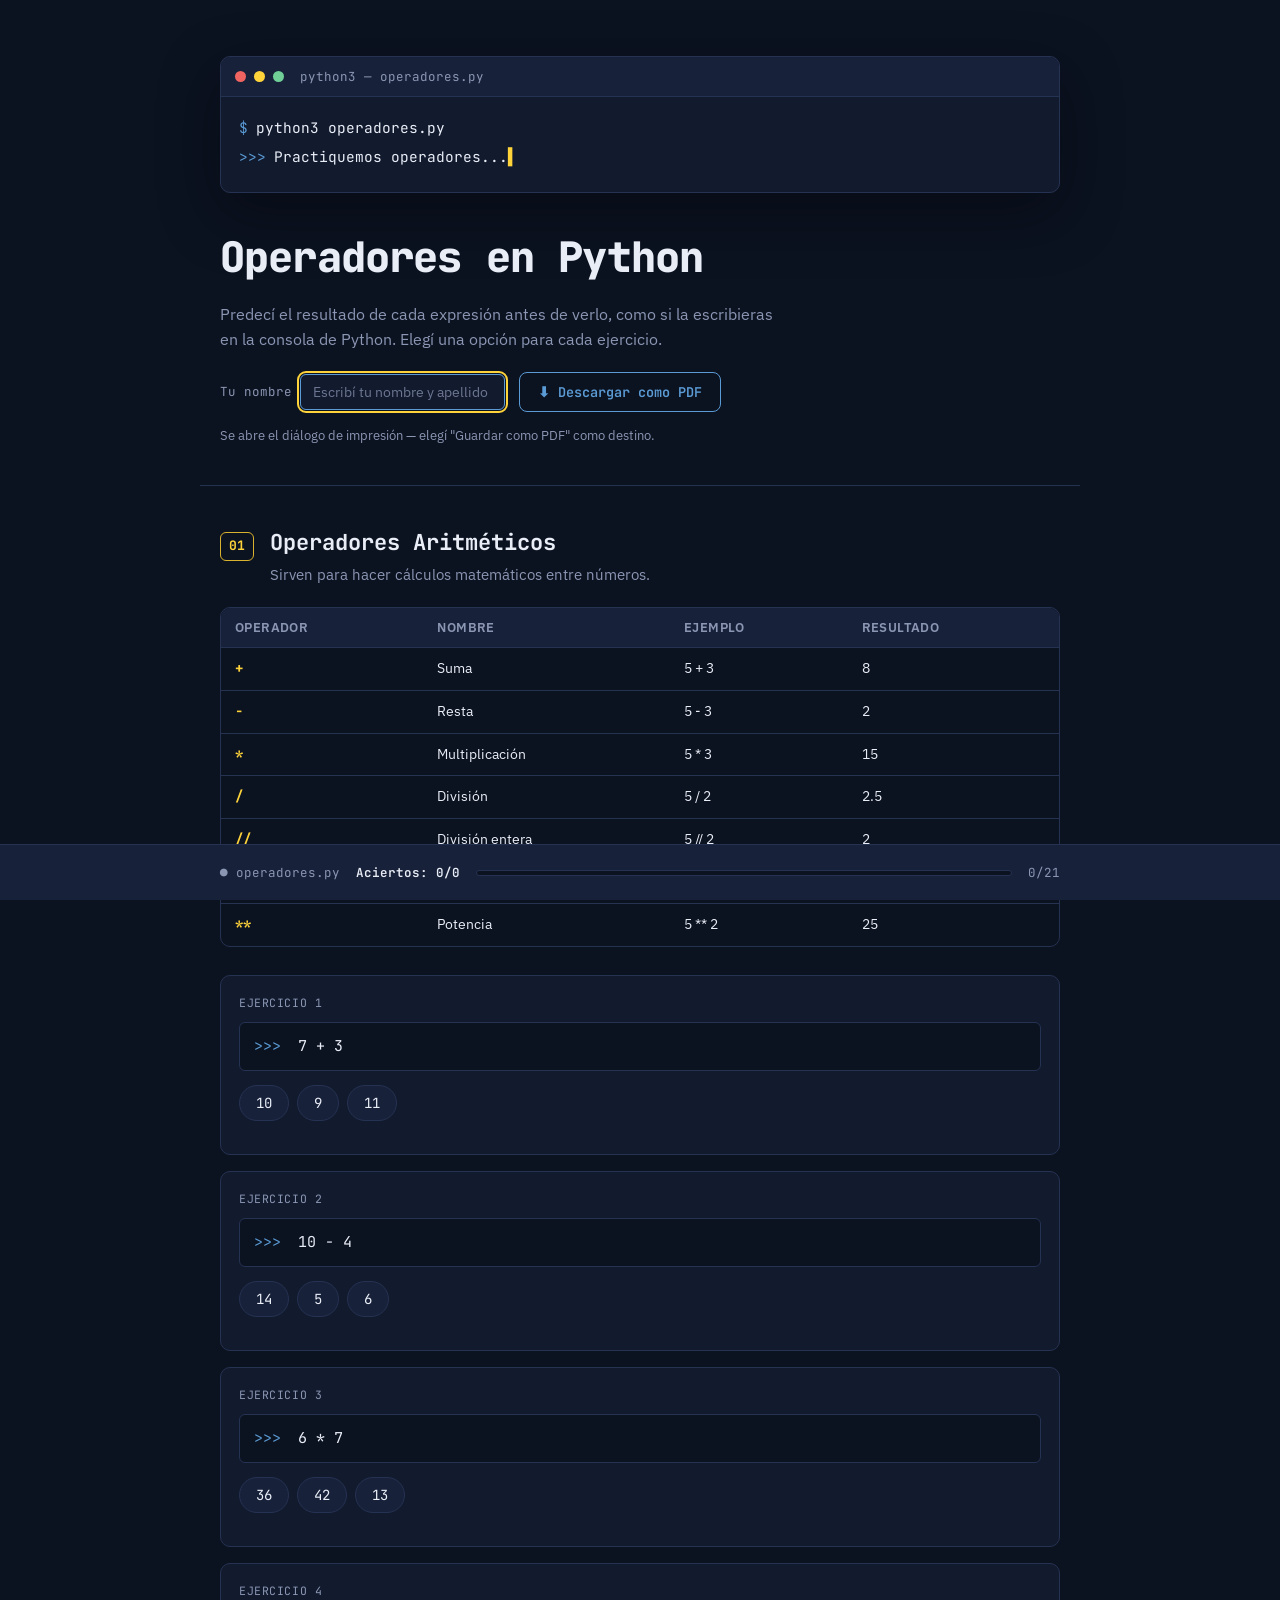
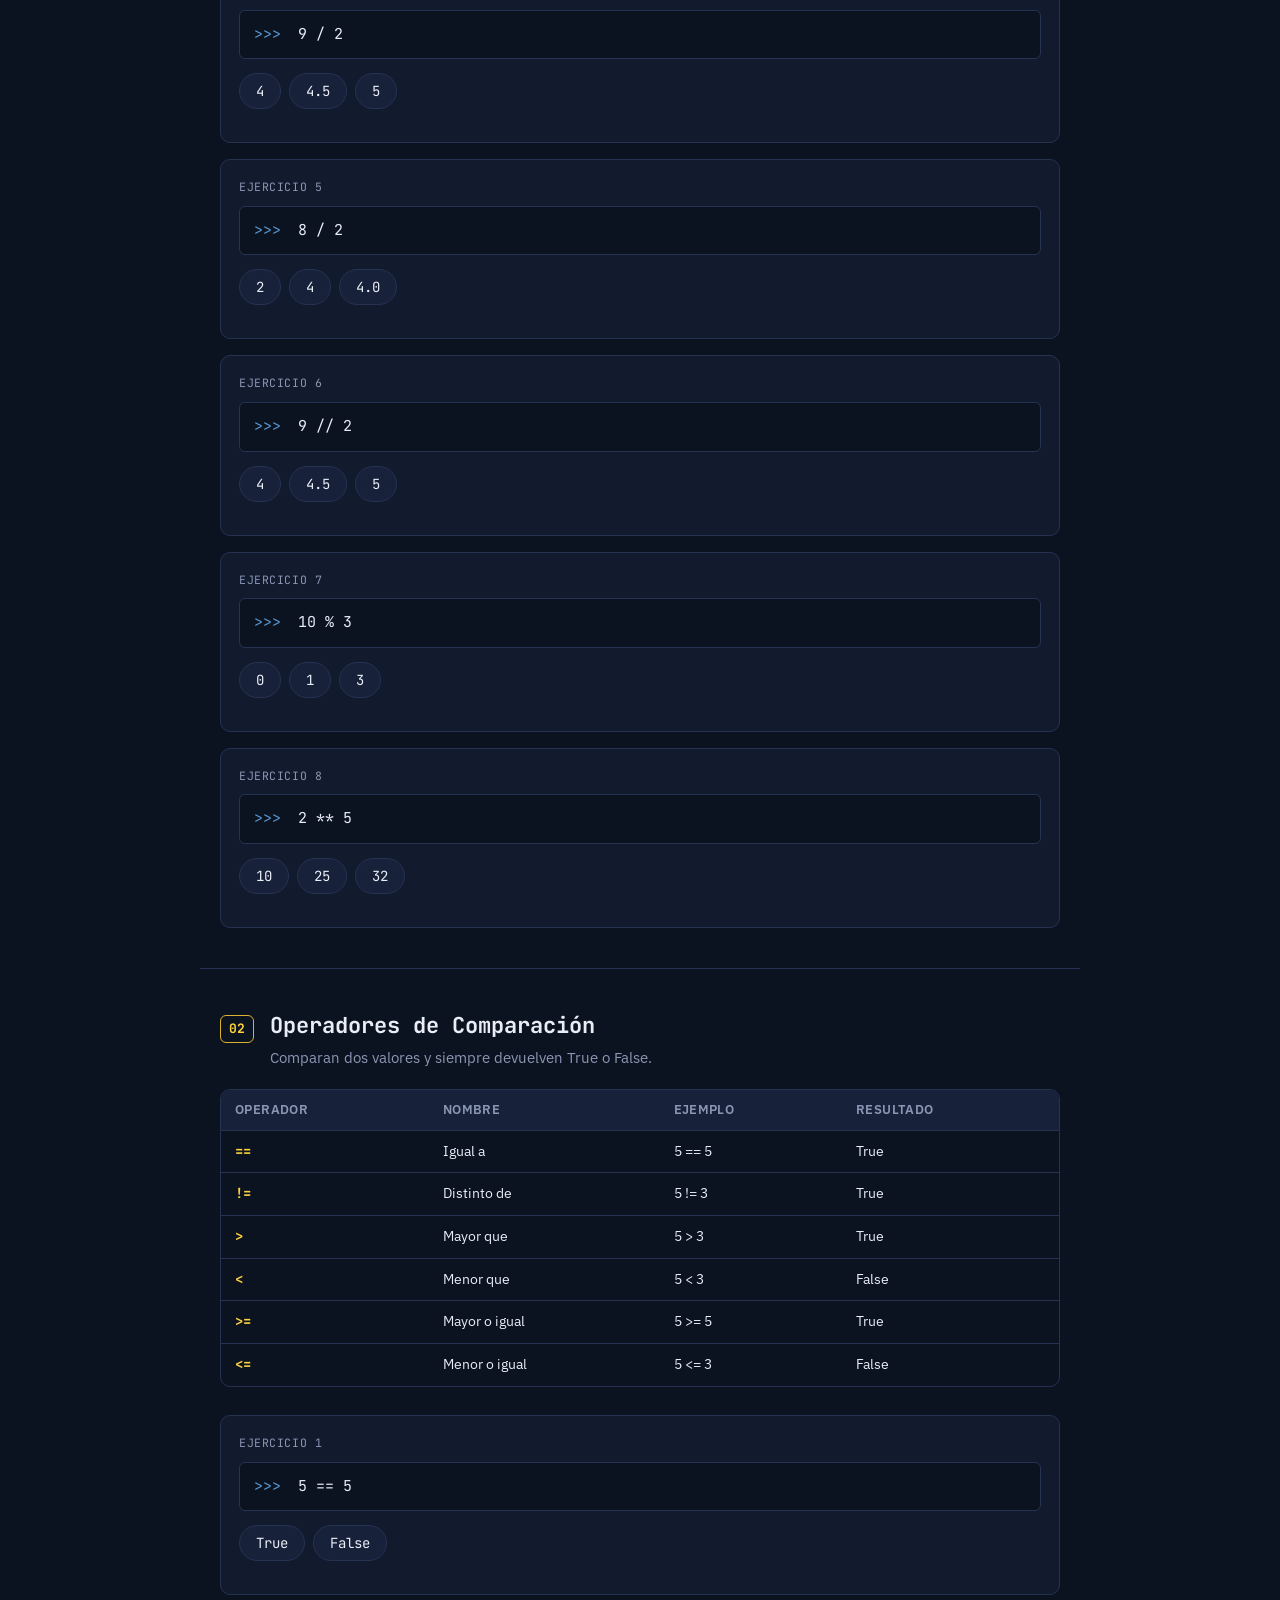
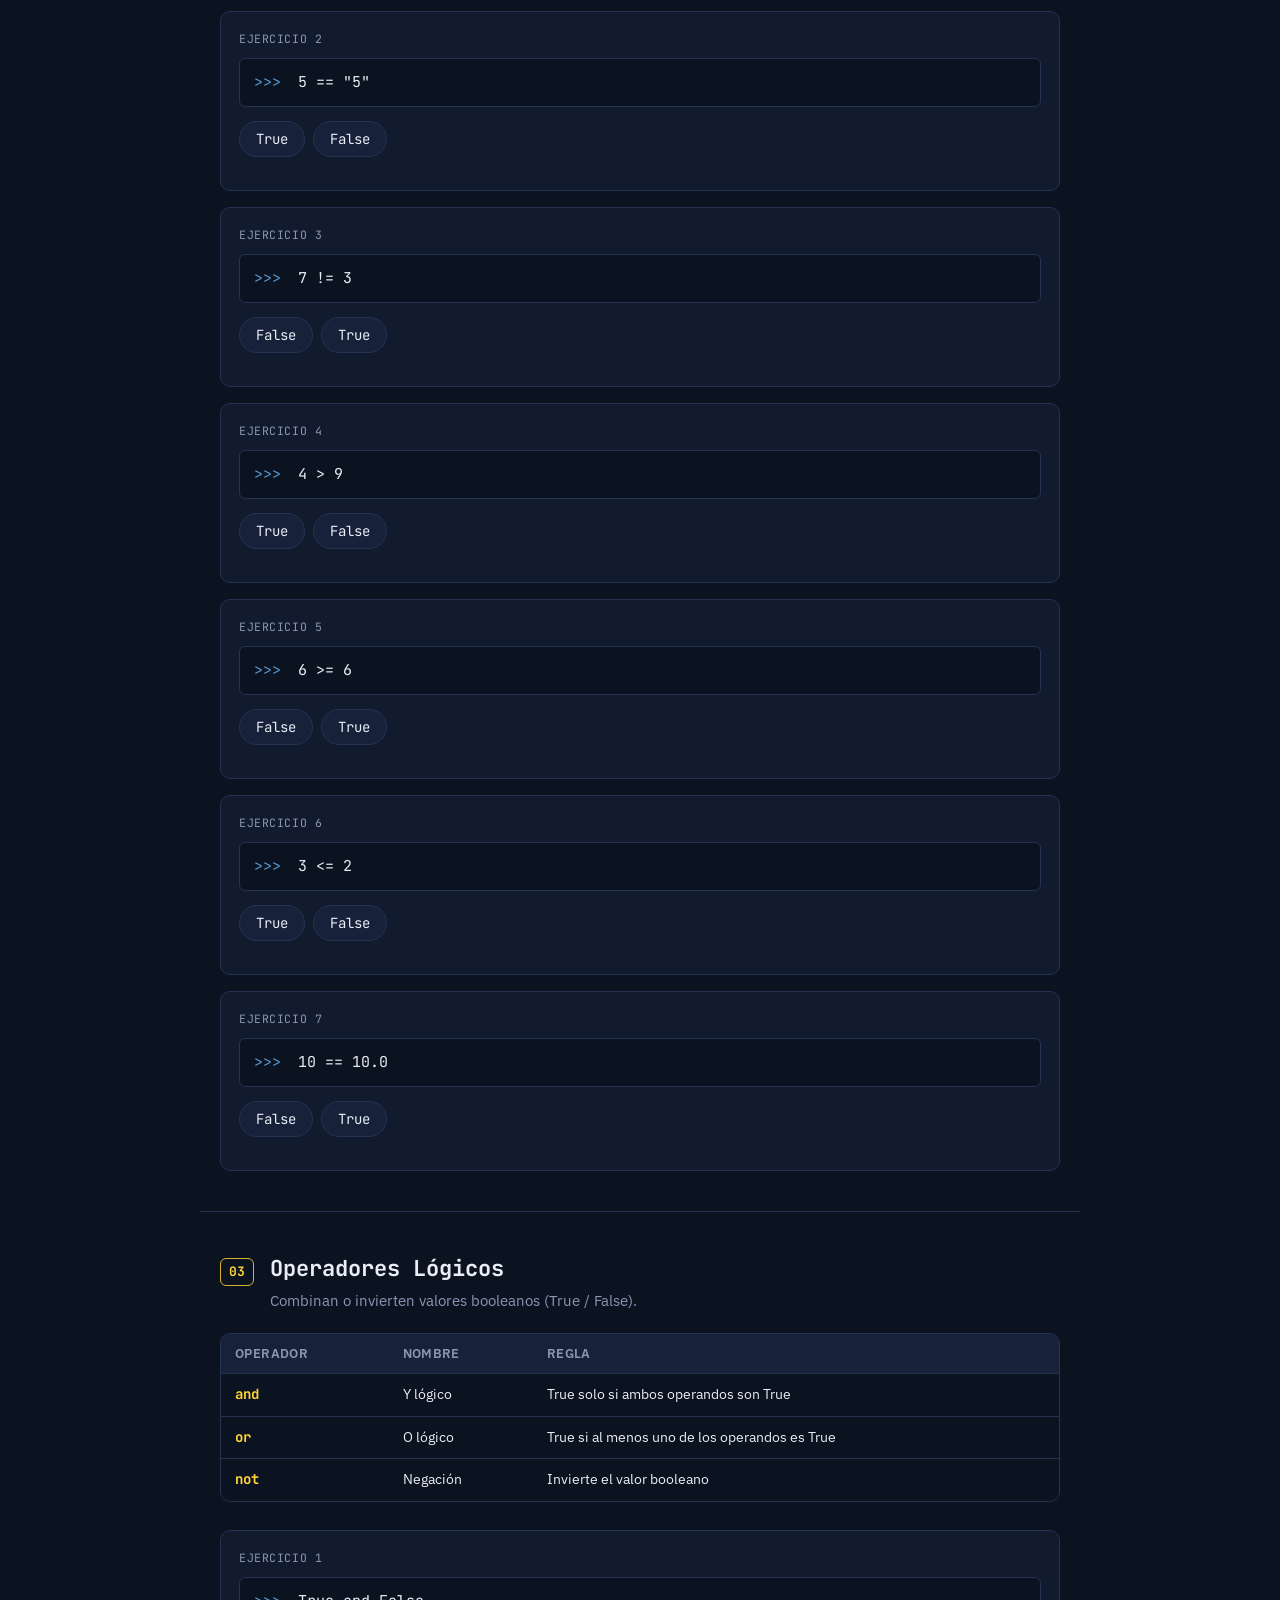
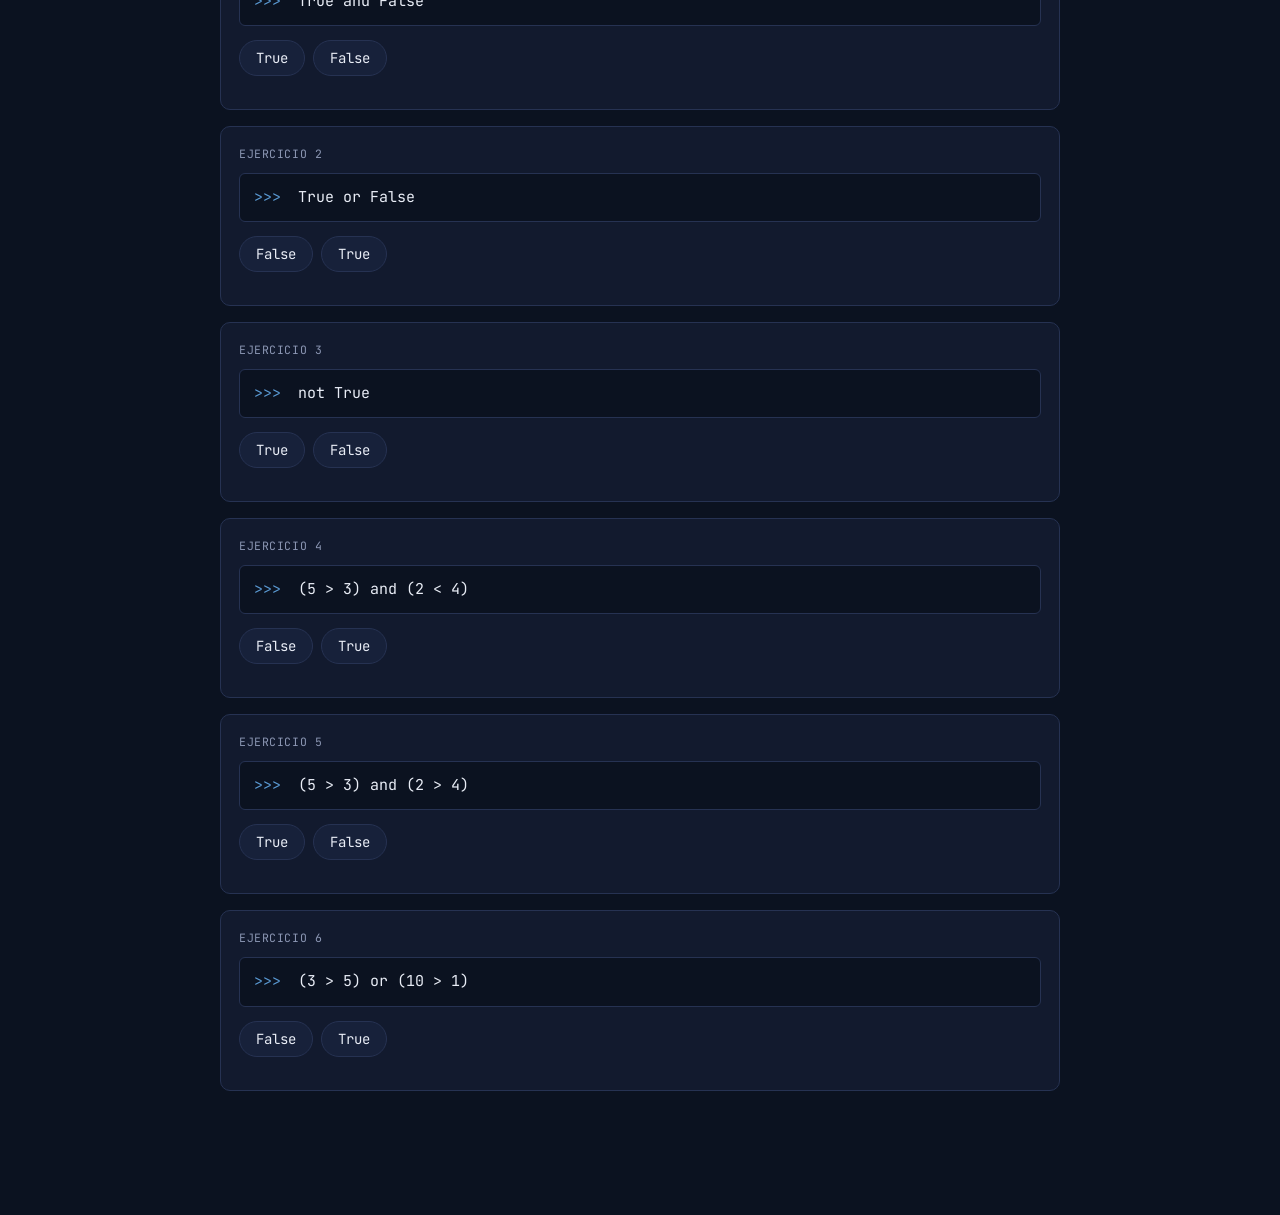
<file: 2026/9ebi/operadores-python/index.html>
<!DOCTYPE html>
<html lang="es">
<head>
<meta charset="UTF-8">
<meta name="viewport" content="width=device-width, initial-scale=1.0">
<title>Operadores en Python — Actividad interactiva</title>
<style>
@import url('https://fonts.googleapis.com/css2?family=JetBrains+Mono:wght@400;500;700;800&family=IBM+Plex+Sans:wght@400;500;600;700&display=swap');

:root {
  --bg: #0b1220;
  --bg-panel: #121a2e;
  --bg-panel-2: #17213a;
  --border: #263252;
  --text: #e9edf6;
  --text-muted: #8b96b3;
  --yellow: #ffd43b;
  --yellow-dim: #d9b32e;
  --blue: #5b9bd5;
  --success: #6fcf97;
  --success-bg: rgba(111, 207, 151, 0.14);
  --error: #ef6461;
  --error-bg: rgba(239, 100, 97, 0.14);
  --radius: 10px;
  --font-mono: 'JetBrains Mono', ui-monospace, SFMono-Regular, Menlo, Consolas, monospace;
  --font-sans: 'IBM Plex Sans', -apple-system, BlinkMacSystemFont, system-ui, sans-serif;
  --statusbar-h: 56px;
}

* { box-sizing: border-box; }
html { scroll-behavior: smooth; }

body {
  margin: 0;
  background: var(--bg);
  color: var(--text);
  font-family: var(--font-sans);
  line-height: 1.55;
  padding-bottom: calc(var(--statusbar-h) + 28px);
  font-variant-ligatures: none;
}

/* HERO */
.hero { max-width: 880px; margin: 0 auto; padding: 56px 20px 40px; }

.terminal-window {
  background: var(--bg-panel);
  border: 1px solid var(--border);
  border-radius: var(--radius);
  overflow: hidden;
  box-shadow: 0 20px 60px rgba(0,0,0,0.35);
  margin-bottom: 32px;
}
.terminal-bar {
  display: flex; align-items: center; gap: 8px;
  padding: 10px 14px; background: var(--bg-panel-2);
  border-bottom: 1px solid var(--border);
}
.dot { width: 11px; height: 11px; border-radius: 50%; display: inline-block; }
.dot-red { background: #ef6461; }
.dot-yellow { background: #ffd43b; }
.dot-green { background: #6fcf97; }
.terminal-title { margin-left: 8px; font-family: var(--font-mono); font-size: 12.5px; color: var(--text-muted); }
.terminal-body { padding: 20px 18px 24px; font-family: var(--font-mono); font-size: 14.5px; }
.prompt-line { margin: 0 0 6px; }
.prompt-line:last-child { margin-bottom: 0; }
.prompt { color: var(--blue); margin-right: 8px; }
.cursor { display: inline-block; color: var(--yellow); animation: blink 1s step-start infinite; }
@keyframes blink { 50% { opacity: 0; } }

.hero h1 {
  font-family: var(--font-mono); font-size: clamp(28px, 5vw, 42px);
  font-weight: 800; margin: 0 0 12px; letter-spacing: -0.02em;
}
.subtitle { color: var(--text-muted); font-size: 16px; max-width: 560px; margin: 0; }

/* BLOCKS */
.block { max-width: 880px; margin: 0 auto; padding: 40px 20px; border-top: 1px solid var(--border); }
.block-header { display: flex; gap: 16px; align-items: baseline; margin-bottom: 20px; }
.block-number {
  font-family: var(--font-mono); font-size: 13px; font-weight: 700; color: var(--yellow);
  border: 1px solid var(--yellow-dim); border-radius: 6px; padding: 3px 8px; flex-shrink: 0;
}
.block-header h2 { font-family: var(--font-mono); font-size: 22px; margin: 0 0 4px; }
.block-desc { color: var(--text-muted); margin: 0; font-size: 14.5px; }

/* REFERENCE TABLE */
.table-wrap { overflow-x: auto; margin-bottom: 28px; border: 1px solid var(--border); border-radius: var(--radius); }
.ref-table { width: 100%; border-collapse: collapse; font-size: 14px; }
.ref-table th {
  text-align: left; background: var(--bg-panel-2); color: var(--text-muted);
  font-weight: 600; padding: 10px 14px; font-size: 12.5px; text-transform: uppercase; letter-spacing: 0.03em;
}
.ref-table td { padding: 10px 14px; border-top: 1px solid var(--border); }
.op-symbol { font-family: var(--font-mono); color: var(--yellow); font-weight: 700; }

/* EXERCISES */
.exercises { display: flex; flex-direction: column; gap: 16px; }
.exercise { background: var(--bg-panel); border: 1px solid var(--border); border-radius: var(--radius); padding: 18px 18px 20px; }
.exercise-num { font-family: var(--font-mono); font-size: 11.5px; color: var(--text-muted); text-transform: uppercase; letter-spacing: 0.05em; margin-bottom: 10px; }
.code-block { font-family: var(--font-mono); font-size: 15px; background: var(--bg); border: 1px solid var(--border); border-radius: 6px; padding: 12px 14px; margin-bottom: 14px; }
.code-block .line { display: block; }
.code-block .line + .line { margin-top: 4px; }
.code-block .prompt { color: var(--blue); margin-right: 8px; }

.choices { display: flex; flex-wrap: wrap; gap: 8px; }
.choice {
  font-family: var(--font-mono); font-size: 14px; background: var(--bg-panel-2);
  border: 1px solid var(--border); color: var(--text); padding: 8px 16px; border-radius: 999px;
  cursor: pointer; transition: border-color .15s ease, transform .1s ease, background .15s ease;
}
.choice:hover:not(:disabled) { border-color: var(--blue); transform: translateY(-1px); }
.choice:focus-visible { outline: 2px solid var(--yellow); outline-offset: 2px; }
.choice:disabled { cursor: default; opacity: 0.6; }
.choice.is-correct { background: var(--success-bg); border-color: var(--success); color: var(--success); opacity: 1; font-weight: 600; }
.choice.is-incorrect { background: var(--error-bg); border-color: var(--error); color: var(--error); opacity: 1; }

.feedback { margin-top: 12px; font-size: 14px; min-height: 1px; }
.feedback-correct { color: var(--success); }
.feedback-incorrect { color: var(--error); }

/* COMPLETION */
.completion { max-width: 880px; margin: 0 auto 60px; padding: 0 20px; }
.completion-card { background: var(--bg-panel); border: 1px solid var(--yellow-dim); border-radius: var(--radius); padding: 32px; text-align: center; }
.completion-card h2 { font-family: var(--font-mono); margin: 0 0 8px; }
.completion-score { font-family: var(--font-mono); font-size: 40px; font-weight: 800; color: var(--yellow); margin: 12px 0 4px; }
.completion-pct { color: var(--text-muted); margin-bottom: 16px; }
.completion-msg { margin: 0; }

/* STATUS BAR */
.statusbar { position: fixed; bottom: 0; left: 0; right: 0; height: var(--statusbar-h); background: var(--bg-panel-2); border-top: 1px solid var(--border); z-index: 10; }
.statusbar-inner { max-width: 880px; margin: 0 auto; height: 100%; display: flex; align-items: center; gap: 16px; padding: 0 20px; font-family: var(--font-mono); font-size: 12.5px; color: var(--text-muted); }
.status-item { white-space: nowrap; }
#scoreDisplay { color: var(--text); font-weight: 600; }
.progress-track { flex: 1; height: 6px; background: var(--bg); border-radius: 999px; overflow: hidden; border: 1px solid var(--border); }
.progress-fill { height: 100%; background: var(--yellow); width: 0%; transition: width .3s ease; }

@media (max-width: 600px) {
  .hero { padding: 36px 16px 28px; }
  .block { padding: 32px 16px; }
  .statusbar-inner { font-size: 11px; gap: 10px; }
  .status-item:first-child { display: none; }
  .completion-card { padding: 24px 18px; }
  .name-field { width: 100%; }
  .name-field input { flex: 1; min-width: 0; }
}

@media (prefers-reduced-motion: reduce) {
  *, *::before, *::after {
    animation-duration: .01ms !important;
    animation-iteration-count: 1 !important;
    transition-duration: .01ms !important;
    scroll-behavior: auto !important;
  }
}

/* TOOLBAR / PDF BUTTON */
.toolbar { margin-top: 20px; display: flex; align-items: center; gap: 14px; flex-wrap: wrap; }
.name-field { display: flex; align-items: center; gap: 8px; }
.name-field label { font-family: var(--font-mono); font-size: 12.5px; color: var(--text-muted); }
.name-field input {
  font-family: var(--font-sans); font-size: 14px; background: var(--bg-panel);
  border: 1px solid var(--border); color: var(--text); padding: 8px 12px; border-radius: 6px; min-width: 200px;
}
.name-field input:focus-visible { outline: 2px solid var(--yellow); outline-offset: 1px; border-color: var(--blue); }
.name-field input::placeholder { color: var(--text-muted); opacity: 0.75; }
.btn-secondary {
  font-family: var(--font-mono); background: transparent; color: var(--blue);
  border: 1.5px solid var(--blue); padding: 10px 18px; border-radius: 8px;
  font-weight: 600; cursor: pointer; font-size: 13.5px;
}
.btn-secondary:hover { background: rgba(91,155,213,0.12); }
.btn-secondary:focus-visible { outline: 2px solid var(--yellow); outline-offset: 2px; }
.toolbar-hint { font-size: 12.5px; color: var(--text-muted); }

/* PRINT-ONLY WORKSHEET FIELDS (hidden on screen) */
.print-header, .print-instructions, .print-score-summary { display: none; }
.print-field { font-size: 13px; }
.fill-line { display: inline-block; width: 140px; border-bottom: 1px solid #333; margin-left: 4px; }

/* PRINT / PDF STYLESHEET — conserva las respuestas seleccionadas y el puntaje obtenido */
@media print {
  @page { margin: 14mm; }

  :root {
    --bg: #ffffff;
    --bg-panel: #ffffff;
    --bg-panel-2: #f2f2f2;
    --border: #cccccc;
    --text: #14181f;
    --text-muted: #555555;
    --yellow: #14181f;
    --yellow-dim: #333333;
    --blue: #1c4a6e;
    --success: #14181f;
    --success-bg: #eaf7ee;
    --error: #14181f;
    --error-bg: #fbeceb;
  }

  body { padding-bottom: 0; }
  .no-print, .toolbar, .statusbar, .completion, .cursor { display: none !important; }
  .terminal-window { box-shadow: none; }
  .hero h1 { font-size: 26px; }

  .print-header { display: flex; gap: 24px; flex-wrap: wrap; margin: 18px 0 10px; }
  .print-instructions { display: block; margin: 0 0 10px; font-size: 13.5px; color: var(--text-muted); }
  .print-score-summary { display: block; margin: 0 0 22px; font-family: var(--font-mono); font-size: 14px; font-weight: 700; padding: 10px 14px; border: 1px solid var(--border); border-radius: 6px; background: var(--bg-panel-2); }
  .print-score-summary:empty { display: none; }

  .block { break-before: auto; }
  .exercise { break-inside: avoid; }
  .table-wrap { break-inside: avoid; }

  .choice { opacity: 1 !important; font-weight: 400 !important; }
  .choice.is-correct { background: var(--success-bg) !important; border: 2px solid #2f9e58 !important; font-weight: 700 !important; }
  .choice.is-correct::after { content: ' ✓'; }
  .choice.is-incorrect { background: var(--error-bg) !important; border: 2px solid #c0392b !important; text-decoration: line-through; }
  .choice.is-incorrect::after { content: ' ✗'; text-decoration: none; }

  .feedback { display: block !important; margin-top: 10px; padding-top: 10px; border-top: 1px dashed var(--border); font-style: italic; }
}
</style>
</head>
<body>

<header class="hero">
  <div class="terminal-window">
    <div class="terminal-bar">
      <span class="dot dot-red"></span><span class="dot dot-yellow"></span><span class="dot dot-green"></span>
      <span class="terminal-title">python3 — operadores.py</span>
    </div>
    <div class="terminal-body">
      <p class="prompt-line"><span class="prompt">$</span>python3 operadores.py</p>
      <p class="prompt-line"><span class="prompt">&gt;&gt;&gt;</span><span id="typedIntro"></span><span class="cursor">▌</span></p>
    </div>
  </div>
  <h1>Operadores en Python</h1>
  <p class="subtitle">Predecí el resultado de cada expresión antes de verlo, como si la escribieras en la consola de Python. Elegí una opción para cada ejercicio.</p>

  <div class="print-header">
    <div class="print-field">Nombre: <span class="fill-line" id="printNameValue"></span></div>
    <div class="print-field">Fecha: <span class="fill-line"></span></div>
    <div class="print-field">Grupo: <span class="fill-line"></span></div>
  </div>
  <p class="print-instructions">Se marca con ✓ la opción correcta y con ✗ la respuesta elegida si fue incorrecta. Los ejercicios sin responder quedan en blanco.</p>
  <div class="print-score-summary" id="printScoreSummary"></div>

  <div class="toolbar no-print">
    <div class="name-field">
      <label for="studentName">Tu nombre</label>
      <input type="text" id="studentName" placeholder="Escribí tu nombre y apellido" autocomplete="name" autofocus>
    </div>
    <button type="button" id="pdfBtn" class="btn-secondary">⬇ Descargar como PDF</button>
    <span class="toolbar-hint">Se abre el diálogo de impresión — elegí "Guardar como PDF" como destino.</span>
  </div>
</header>

<main>
  <div id="blocks"></div>

  <div class="completion" id="completion" hidden>
    <div class="completion-card">
      <h2 id="completionHeading">Actividad completa</h2>
      <div class="completion-score" id="completionScore"></div>
      <div class="completion-pct" id="completionPct"></div>
      <p class="completion-msg" id="completionMsg"></p>
    </div>
  </div>
</main>

<div class="statusbar">
  <div class="statusbar-inner">
    <span class="status-item">● operadores.py</span>
    <span class="status-item" id="scoreDisplay">Aciertos: 0/0</span>
    <div class="progress-track"><div class="progress-fill" id="progressFill"></div></div>
    <span class="status-item" id="progressText">0/0</span>
  </div>
</div>

<script>
const BLOCKS = [
  {
    id: 'aritmeticos', number: '01', title: 'Operadores Aritméticos',
    desc: 'Sirven para hacer cálculos matemáticos entre números.',
    tableHeaders: ['Operador', 'Nombre', 'Ejemplo', 'Resultado'],
    table: [
      ['+', 'Suma', '5 + 3', '8'],
      ['-', 'Resta', '5 - 3', '2'],
      ['*', 'Multiplicación', '5 * 3', '15'],
      ['/', 'División', '5 / 2', '2.5'],
      ['//', 'División entera', '5 // 2', '2'],
      ['%', 'Módulo (resto)', '5 % 2', '1'],
      ['**', 'Potencia', '5 ** 2', '25']
    ],
    exercises: [
      { code: '7 + 3', options: ['10','9','11'], answer: '10', explain: '7 + 3 = 10' },
      { code: '10 - 4', options: ['14','5','6'], answer: '6', explain: '10 - 4 = 6' },
      { code: '6 * 7', options: ['36','42','13'], answer: '42', explain: '6 * 7 = 42' },
      { code: '9 / 2', options: ['4','4.5','5'], answer: '4.5', explain: '/ siempre da un resultado decimal (float): 9 / 2 = 4.5' },
      { code: '8 / 2', options: ['2','4','4.0'], answer: '4.0', explain: '/ siempre devuelve float, incluso cuando la división es exacta: 8 / 2 = 4.0 (no 4)' },
      { code: '9 // 2', options: ['4','4.5','5'], answer: '4', explain: '// redondea hacia abajo y descarta el resto: 9 // 2 = 4' },
      { code: '10 % 3', options: ['0','1','3'], answer: '1', explain: '% devuelve el resto de la división: 10 % 3 = 1 (3×3=9, sobra 1)' },
      { code: '2 ** 5', options: ['10','25','32'], answer: '32', explain: '** es potenciación: 2 ** 5 = 2×2×2×2×2 = 32' }
    ]
  },
  {
    id: 'comparacion', number: '02', title: 'Operadores de Comparación',
    desc: 'Comparan dos valores y siempre devuelven True o False.',
    tableHeaders: ['Operador', 'Nombre', 'Ejemplo', 'Resultado'],
    table: [
      ['==', 'Igual a', '5 == 5', 'True'],
      ['!=', 'Distinto de', '5 != 3', 'True'],
      ['>', 'Mayor que', '5 > 3', 'True'],
      ['<', 'Menor que', '5 < 3', 'False'],
      ['>=', 'Mayor o igual', '5 >= 5', 'True'],
      ['<=', 'Menor o igual', '5 <= 3', 'False']
    ],
    exercises: [
      { code: '5 == 5', options: ['True','False'], answer: 'True', explain: 'Ambos valores son iguales, entonces el resultado es True' },
      { code: '5 == "5"', options: ['True','False'], answer: 'False', explain: '5 (int) y "5" (str) son de tipos distintos: == nunca los considera iguales' },
      { code: '7 != 3', options: ['False','True'], answer: 'True', explain: '7 es distinto de 3, entonces True' },
      { code: '4 > 9', options: ['True','False'], answer: 'False', explain: '4 no es mayor que 9' },
      { code: '6 >= 6', options: ['False','True'], answer: 'True', explain: '>= incluye la igualdad: 6 es igual a 6' },
      { code: '3 <= 2', options: ['True','False'], answer: 'False', explain: '3 no es menor ni igual a 2' },
      { code: '10 == 10.0', options: ['False','True'], answer: 'True', explain: 'Python compara el valor numérico, no el tipo: 10 y 10.0 son iguales' }
    ]
  },
  {
    id: 'logicos', number: '03', title: 'Operadores Lógicos',
    desc: 'Combinan o invierten valores booleanos (True / False).',
    tableHeaders: ['Operador', 'Nombre', 'Regla'],
    table: [
      ['and', 'Y lógico', 'True solo si ambos operandos son True'],
      ['or', 'O lógico', 'True si al menos uno de los operandos es True'],
      ['not', 'Negación', 'Invierte el valor booleano']
    ],
    exercises: [
      { code: 'True and False', options: ['True','False'], answer: 'False', explain: 'and exige que ambos operandos sean True; acá uno es False' },
      { code: 'True or False', options: ['False','True'], answer: 'True', explain: 'or alcanza con que uno de los dos sea True' },
      { code: 'not True', options: ['True','False'], answer: 'False', explain: 'not invierte el valor: lo opuesto de True es False' },
      { code: '(5 > 3) and (2 < 4)', options: ['False','True'], answer: 'True', explain: '5 > 3 es True y 2 < 4 es True → True and True → True' },
      { code: '(5 > 3) and (2 > 4)', options: ['True','False'], answer: 'False', explain: '5 > 3 es True, pero 2 > 4 es False → True and False → False' },
      { code: '(3 > 5) or (10 > 1)', options: ['False','True'], answer: 'True', explain: '3 > 5 es False, pero 10 > 1 es True → False or True → True' }
    ]
  }
];

let totalExercises = 0;
BLOCKS.forEach(b => totalExercises += b.exercises.length);
let answeredCount = 0;
let correctCount = 0;

function escapeHtml(str) {
  return String(str).replace(/&/g,'&amp;').replace(/</g,'&lt;').replace(/>/g,'&gt;').replace(/"/g,'&quot;');
}

function renderTable(headers, table) {
  if (!table) return '';
  const thead = headers.map(h => `<th>${escapeHtml(h)}</th>`).join('');
  const rows = table.map(row => {
    const cells = row.map((cell, i) => i === 0 ? `<td class="op-symbol">${escapeHtml(cell)}</td>` : `<td>${escapeHtml(cell)}</td>`).join('');
    return `<tr>${cells}</tr>`;
  }).join('');
  return `<table class="ref-table"><thead><tr>${thead}</tr></thead><tbody>${rows}</tbody></table>`;
}

function formatCode(code) {
  return code.split('\n').map(line => `<span class="line"><span class="prompt">&gt;&gt;&gt;</span> ${escapeHtml(line)}</span>`).join('');
}

function renderExercise(bIdx, eIdx, ex) {
  const optionsHtml = ex.options.map((opt, oIdx) =>
    `<button type="button" class="choice" data-block="${bIdx}" data-ex="${eIdx}" data-opt="${oIdx}">${escapeHtml(opt)}</button>`
  ).join('');
  return `<div class="exercise" data-block="${bIdx}" data-ex="${eIdx}">
    <div class="exercise-num">Ejercicio ${eIdx + 1}</div>
    <div class="code-block">${formatCode(ex.code)}</div>
    <div class="choices">${optionsHtml}</div>
    <div class="feedback" aria-live="polite"></div>
  </div>`;
}

function renderAll() {
  const container = document.getElementById('blocks');
  container.innerHTML = BLOCKS.map((block, bIdx) => {
    const tableHtml = block.table ? `<div class="table-wrap">${renderTable(block.tableHeaders, block.table)}</div>` : '';
    const exercisesHtml = block.exercises.map((ex, eIdx) => renderExercise(bIdx, eIdx, ex)).join('');
    return `<section class="block" id="block-${block.id}">
      <div class="block-header">
        <span class="block-number">${block.number}</span>
        <div>
          <h2>${escapeHtml(block.title)}</h2>
          <p class="block-desc">${escapeHtml(block.desc)}</p>
        </div>
      </div>
      ${tableHtml}
      <div class="exercises">${exercisesHtml}</div>
    </section>`;
  }).join('');

  document.querySelectorAll('.choice').forEach(btn => btn.addEventListener('click', onChoiceClick));
  updateStatus();
}

function onChoiceClick(e) {
  const btn = e.currentTarget;
  const exerciseEl = btn.closest('.exercise');
  if (exerciseEl.dataset.answered === 'true') return;

  const bIdx = parseInt(btn.dataset.block, 10);
  const eIdx = parseInt(btn.dataset.ex, 10);
  const ex = BLOCKS[bIdx].exercises[eIdx];
  const oIdx = parseInt(btn.dataset.opt, 10);
  const selectedValue = ex.options[oIdx];
  const isCorrect = selectedValue === ex.answer;

  exerciseEl.dataset.answered = 'true';

  exerciseEl.querySelectorAll('.choice').forEach(c => {
    c.disabled = true;
    const cOptIdx = parseInt(c.dataset.opt, 10);
    if (ex.options[cOptIdx] === ex.answer) c.classList.add('is-correct');
  });
  if (!isCorrect) btn.classList.add('is-incorrect');

  const feedbackEl = exerciseEl.querySelector('.feedback');
  feedbackEl.textContent = (isCorrect ? '✓ Correcto. ' : '✗ Incorrecto. ') + ex.explain;
  feedbackEl.classList.add(isCorrect ? 'feedback-correct' : 'feedback-incorrect');

  answeredCount++;
  if (isCorrect) correctCount++;
  updateStatus();
}

// El resumen para el PDF se mantiene al día, sin depender del evento beforeprint
// (Safari, iPad y algunos celulares no lo disparan o lo hacen tarde).
function syncPrintSummary() {
  const summaryEl = document.getElementById('printScoreSummary');
  if (!summaryEl) return;
  if (answeredCount > 0) {
    const pct = totalExercises ? Math.round((correctCount / totalExercises) * 100) : 0;
    let text = `Resultado: ${correctCount}/${totalExercises} correctas (${pct}%) — Nota: ${computeNota()} / 10`;
    if (answeredCount < totalExercises) text += ` · Actividad incompleta (${answeredCount}/${totalExercises} respondidas)`;
    summaryEl.textContent = text;
  } else {
    summaryEl.textContent = '';
  }
}

function updateStatus() {
  syncPrintSummary();
  document.getElementById('scoreDisplay').textContent = `Aciertos: ${correctCount}/${answeredCount}`;
  document.getElementById('progressText').textContent = `${answeredCount}/${totalExercises}`;
  const pct = totalExercises ? (answeredCount / totalExercises) * 100 : 0;
  document.getElementById('progressFill').style.width = pct + '%';
  if (answeredCount === totalExercises && totalExercises > 0) showCompletion();
}

function computeNota() {
  if (!totalExercises) return '0.0';
  return ((correctCount / totalExercises) * 10).toFixed(1);
}

function showCompletion() {
  const pct = Math.round((correctCount / totalExercises) * 100);
  const nota = computeNota();
  let message;
  if (pct >= 90) message = 'Dominás los operadores de Python.';
  else if (pct >= 70) message = 'Tenés una buena base; repasá los ejercicios que fallaste.';
  else if (pct >= 50) message = 'Vas por buen camino. Convendría repasar algunos conceptos.';
  else message = 'Conviene repasar los bloques con más calma antes de seguir.';

  const nameInput = document.getElementById('studentName');
  const name = nameInput ? nameInput.value.trim() : '';
  const heading = document.getElementById('completionHeading');
  if (heading) heading.textContent = name ? `¡Bien, ${name}!` : 'Actividad completa';

  document.getElementById('completionScore').textContent = `${nota} / 10`;
  document.getElementById('completionPct').textContent = `${correctCount}/${totalExercises} correctas (${pct}%)`;
  document.getElementById('completionMsg').textContent = message;
  const el = document.getElementById('completion');
  el.hidden = false;
  if (el.scrollIntoView) el.scrollIntoView({ behavior: 'smooth', block: 'center' });
}

function typeWriter(el, text, speed) {
  let i = 0;
  (function tick() {
    if (i <= text.length) { el.textContent = text.slice(0, i); i++; setTimeout(tick, speed); }
  })();
}

document.addEventListener('DOMContentLoaded', () => {
  renderAll();
  const originalTitle = document.title;

  const nameInput = document.getElementById('studentName');
  const printNameValue = document.getElementById('printNameValue');
  function syncPrintName() {
    const name = nameInput ? nameInput.value.trim() : '';
    if (printNameValue) printNameValue.textContent = name;
    return name;
  }
  if (nameInput) nameInput.addEventListener('input', syncPrintName);
  syncPrintName();

  const pdfBtn = document.getElementById('pdfBtn');
  if (pdfBtn) pdfBtn.addEventListener('click', () => {
    const name = syncPrintName();
    syncPrintSummary();
    if (name) document.title = 'Operadores_Python_' + name.replace(/[\\/:*?"<>|]/g, ' ').replace(/\s+/g, '_').replace(/^_+|_+$/g, '');
    window.print();
  });
  window.addEventListener('beforeprint', () => {
    const name = nameInput ? nameInput.value.trim() : '';
    if (printNameValue) printNameValue.textContent = name;
    if (name) {
      const safeName = name.replace(/[\\/:*?"<>|]/g, ' ').replace(/\s+/g, '_').replace(/^_+|_+$/g, '');
      document.title = 'Operadores_Python_' + safeName;
    }

    const summaryEl = document.getElementById('printScoreSummary');
    if (summaryEl) {
      if (answeredCount > 0) {
        const pct = totalExercises ? Math.round((correctCount / totalExercises) * 100) : 0;
        const nota = computeNota();
        let text = `Resultado: ${correctCount}/${totalExercises} correctas (${pct}%) — Nota: ${nota} / 10`;
        if (answeredCount < totalExercises) text += ` · Actividad incompleta (${answeredCount}/${totalExercises} respondidas)`;
        summaryEl.textContent = text;
      } else {
        summaryEl.textContent = '';
      }
    }
  });
  window.addEventListener('afterprint', () => { document.title = originalTitle; });

  const typedEl = document.getElementById('typedIntro');
  const reduceMotion = window.matchMedia ? window.matchMedia('(prefers-reduced-motion: reduce)').matches : false;
  const introText = 'Practiquemos operadores...';
  if (typedEl) {
    if (reduceMotion) typedEl.textContent = introText;
    else typeWriter(typedEl, introText, 45);
  }
});
</script>
</body>
</html>
</file>
<file: assets/estilos.css>
/* Recursos docentes · estilos compartidos de la portada, los años y los grupos.
   Cuaderno cuadriculado: una columna de lectura y tarjetas para cada año, grupo o recurso. */
:root {
  --paper: #f5f7fb;
  --grid: rgba(36, 83, 166, 0.075);
  --surface: #ffffff;
  --ink: #15213b;
  --muted: #55627d;
  --line: #d5dceb;
  --blue: #2453a6;
  --blue-soft: #e4ecfb;
  --marker: #ffe27a;
  --run: #ffd23f;
  --run-ink: #15213b;
  --practice: #7a4c00;
  --practice-soft: #fff1d1;
  --display: "Bricolage Grotesque", "Segoe UI", system-ui, sans-serif;
  --body: "Atkinson Hyperlegible", "Segoe UI", system-ui, sans-serif;
  --mono: "JetBrains Mono", ui-monospace, Consolas, monospace;
  color-scheme: light;
}
@media (prefers-color-scheme: dark) {
  :root {
    --paper: #0d1423; --grid: rgba(140, 172, 235, 0.06); --surface: #141e33; --ink: #e5ebf7; --muted: #9ba9c4;
    --line: #2a3755; --blue: #82abff; --blue-soft: #1b2a4a; --marker: rgba(255, 214, 72, 0.32);
    --practice: #ffcf7a; --practice-soft: #3a2a0c;
    color-scheme: dark;
  }
}
* { box-sizing: border-box; }
body {
  margin: 0; color: var(--ink); font-family: var(--body); font-size: 1rem; line-height: 1.6;
  background-color: var(--paper);
  background-image: linear-gradient(var(--grid) 1px, transparent 1px), linear-gradient(90deg, var(--grid) 1px, transparent 1px);
  background-size: 24px 24px;
}
.wrap {
  max-width: 860px; margin: 0 auto; padding-block: 40px 64px;
  padding-left: max(16px, env(safe-area-inset-left, 0px)); padding-right: max(16px, env(safe-area-inset-right, 0px));
  display: grid; gap: 40px;
}
h1, h2, h3 { font-family: var(--display); line-height: 1.15; margin: 0; text-wrap: balance; }
h1 { font-size: clamp(2.1rem, 6vw, 3.2rem); font-weight: 800; letter-spacing: -0.02em; }
h2 { font-size: 1.4rem; font-weight: 800; }
h3 { font-size: 1.2rem; font-weight: 800; }
p { margin: 0; max-width: 65ch; }
a:focus-visible { outline: 3px solid var(--blue); outline-offset: 2px; border-radius: 4px; }
.eyebrow { font-size: 0.875rem; font-weight: 700; letter-spacing: 0.08em; text-transform: uppercase; color: var(--blue); }
.mark { background: linear-gradient(transparent 55%, var(--marker) 55%); padding: 0 0.1em; }

/* Encabezado y migas */
header { display: grid; gap: 12px; }
header .lead { color: var(--muted); font-size: 1.125rem; }
.crumbs { display: flex; flex-wrap: wrap; gap: 6px; font-size: 0.875rem; color: var(--muted); }
.crumbs a { color: var(--blue); font-weight: 700; text-decoration: none; }
.crumbs a:hover { text-decoration: underline; }
.crumbs span[aria-hidden] { color: var(--line); }
.year-num { font-family: var(--mono); font-weight: 600; letter-spacing: -0.03em; }

/* Tarjetas */
.cards { display: grid; grid-template-columns: repeat(auto-fill, minmax(min(100%, 300px), 1fr)); gap: 16px; }
.card {
  position: relative; background: var(--surface); border: 1px solid var(--line); border-radius: 12px; padding: 20px;
  display: grid; gap: 10px; align-content: start; color: inherit; text-decoration: none;
}
a.card:hover { border-color: var(--blue); }
a.card:focus-visible { outline: 3px solid var(--blue); outline-offset: 2px; }
.card p { color: var(--muted); font-size: 0.95rem; }
.card .go { font-weight: 700; color: var(--blue); font-size: 0.9rem; }
.tags { display: flex; flex-wrap: wrap; gap: 6px; }
.tag { font-family: var(--mono); font-size: 0.75rem; color: var(--blue); background: var(--blue-soft); padding: 2px 8px; border-radius: 6px; }
.tag.practice { font-family: var(--body); font-weight: 700; color: var(--practice); background: var(--practice-soft); }
.count { font-size: 0.875rem; color: var(--muted); font-variant-numeric: tabular-nums; }

/* Tarjeta de año */
.card.year { gap: 6px; }
.card.year .year-num { font-size: clamp(2.6rem, 9vw, 3.4rem); line-height: 1; color: var(--ink); }

/* Aviso de práctica didáctica */
.note { border-left: 4px solid var(--practice); background: var(--practice-soft); padding: 12px 16px; border-radius: 0 10px 10px 0; display: grid; gap: 2px; }
.note strong { color: var(--practice); }

/* Recursos de un grupo */
.links { display: flex; flex-wrap: wrap; gap: 10px; }
.links a { text-decoration: none; font-weight: 700; font-size: 0.9rem; border-radius: 8px; padding: 8px 14px; }
.links a.main { background: var(--run); color: var(--run-ink); }
.links a.sec { color: var(--blue); border: 1px solid var(--line); }
.links a:hover { filter: brightness(0.97); }
.empty { background: var(--surface); border: 1px dashed var(--line); border-radius: 12px; padding: 24px 20px; color: var(--muted); }

dl.facts { display: grid; grid-template-columns: max-content minmax(0, 1fr); gap: 4px 16px; margin: 0; font-size: 0.95rem; }
dl.facts dt { color: var(--muted); }
dl.facts dd { margin: 0; }

footer { color: var(--muted); font-size: 0.875rem; border-top: 1px solid var(--line); padding-top: 16px; }

@media (max-width: 560px) {
  dl.facts { grid-template-columns: minmax(0, 1fr); gap: 0; }
  dl.facts dd { margin-bottom: 8px; }
}
</file>
